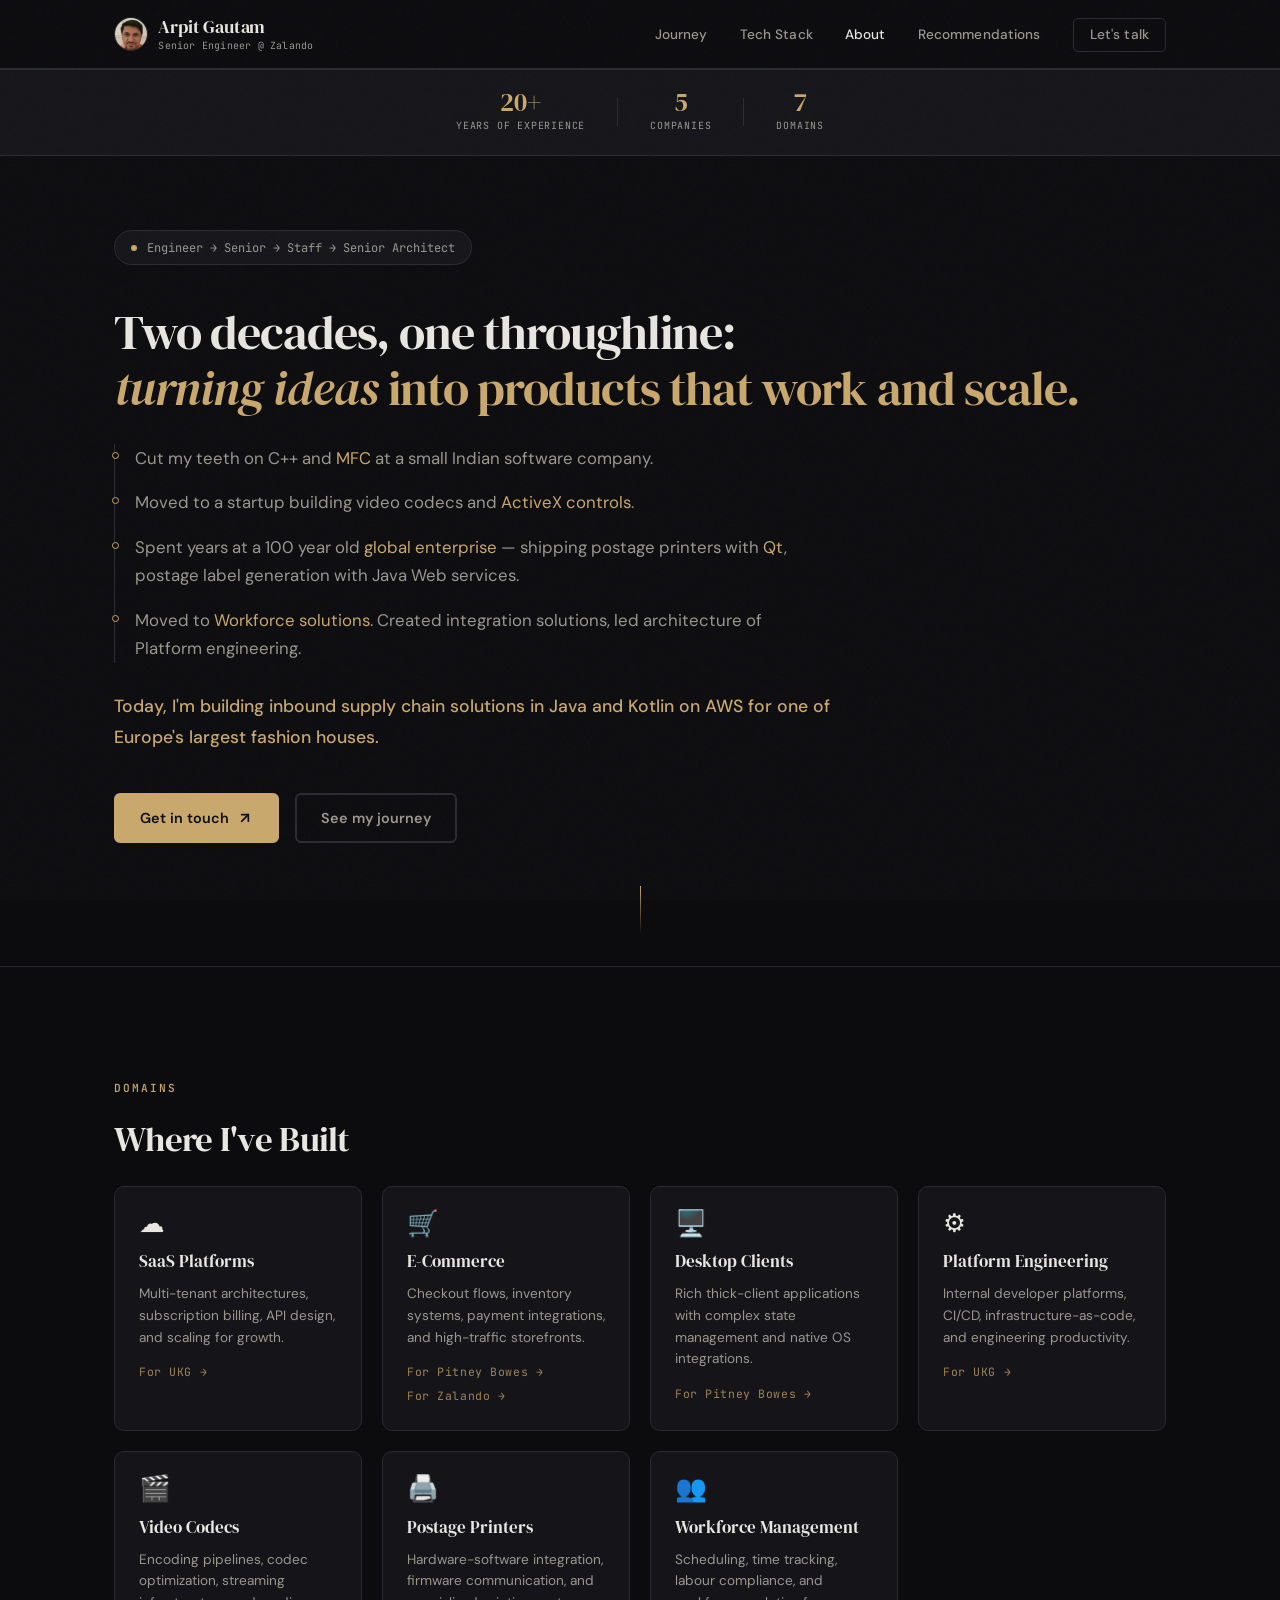
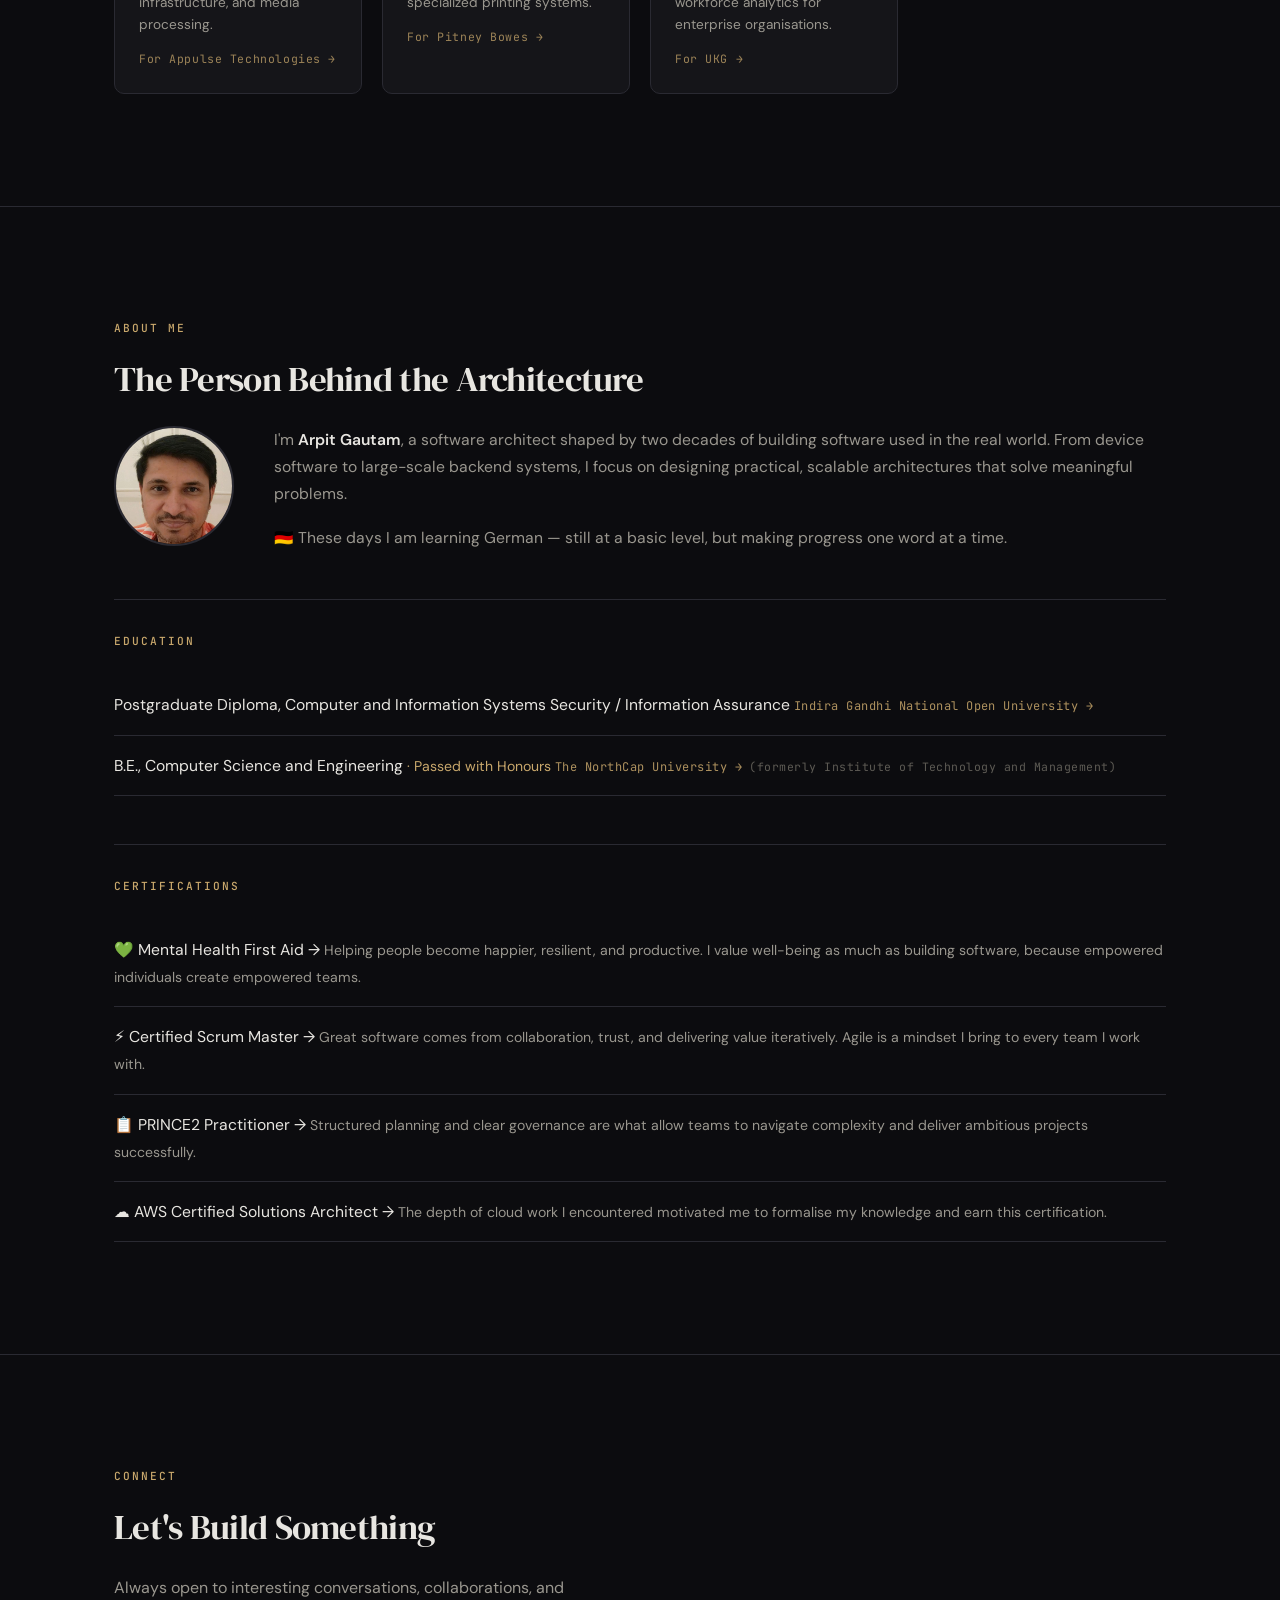
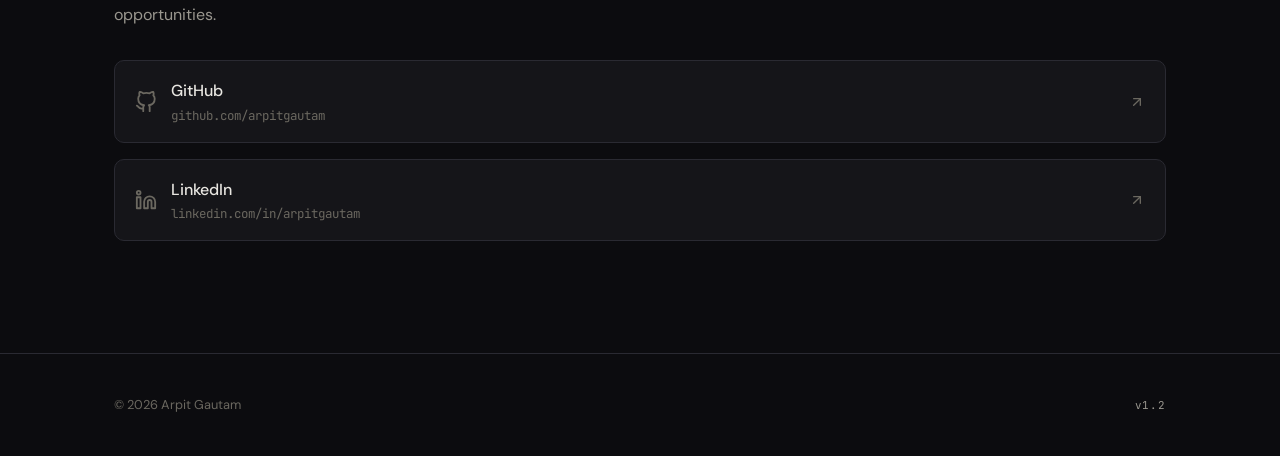
<file: index.html>
<!DOCTYPE html>
<html lang="en">
<head>
  <meta charset="UTF-8" />
  <meta name="viewport" content="width=device-width, initial-scale=1.0" />
  <link rel="icon" type="image/svg+xml" href="favicon.svg" />

  <title>Arpit Gautam — Software Architect & Product Builder</title>
  <meta name="description" content="Two decades of turning ideas into shipped products. SaaS, e-commerce, platform engineering, video codecs, and more. From first commit to C-suite architecture." />

  <!-- Open Graph -->
  <meta property="og:title" content="Arpit Gautam — Software Architect & Product Builder" />
  <meta property="og:description" content="20 years of designing systems, aligning stakeholders, and shipping products across SaaS, e-commerce, platform engineering, and beyond." />
  <meta property="og:type" content="website" />
  <meta property="og:url" content="https://arpitgautam.github.io/" />

  <!-- Fonts -->
  <link rel="preconnect" href="https://fonts.googleapis.com" />
  <link rel="preconnect" href="https://fonts.gstatic.com" crossorigin />
  <link
    href="https://fonts.googleapis.com/css2?family=DM+Serif+Display:ital@0;1&family=DM+Sans:ital,opsz,wght@0,9..40,300..700;1,9..40,300..700&family=JetBrains+Mono:wght@400;500&display=swap"
    rel="stylesheet"
  />

  <link rel="stylesheet" href="style.css?v=1.2" />
</head>
<body>

  <!-- ── Grain overlay for texture ───────────────────────── -->
  <div class="grain" aria-hidden="true"></div>

  <!-- ── Navigation ──────────────────────────────────────── -->
  <nav aria-label="Site navigation">
    <div class="nav-inner">
      <a href="#" class="nav-logo">
        <img src="profilePic.jpeg" alt="Arpit Gautam" class="nav-avatar" />
        <span class="nav-logo-text">
          <span class="nav-logo-name">Arpit Gautam</span>
          <span class="nav-logo-role">Senior Engineer @ Zalando</span>
        </span>
      </a>
      <ul class="nav-links">
        <li><a href="journey.html">Journey</a></li>
        <li><a href="tech.html">Tech Stack</a></li>
        <li><a href="#about">About</a></li>
        <li><a href="https://www.linkedin.com/in/arpitgautam/details/recommendations/?detailScreenTabIndex=0" target="_blank" rel="noopener noreferrer">Recommendations</a></li>
        <li><a href="#contact" class="nav-cta">Let's talk</a></li>
      </ul>
    </div>
  </nav>

  <!-- ── Stats Bar ─────────────────────────────────────── -->
  <section class="stats-bar">
    <div class="container stats-inner">
      <div class="stat-item">
        <span class="stat-number">20+</span>
        <span class="stat-label">Years of Experience</span>
      </div>
      <div class="stat-divider" aria-hidden="true"></div>
      <div class="stat-item">
        <span class="stat-number">5</span>
        <span class="stat-label">Companies</span>
      </div>
      <div class="stat-divider" aria-hidden="true"></div>
      <div class="stat-item">
        <span class="stat-number">7</span>
        <span class="stat-label">Domains</span>
      </div>
    </div>
  </section>

  <main>

    <!-- ── Hero ──────────────────────────────────────────── -->
    <section id="hero">
      <div class="container">
        <div class="hero-badge">
          <span class="badge-dot"></span>
          <span>Engineer → Senior → Staff → Senior Architect</span>
        </div>
        <h1 class="hero-name">
          <span class="hero-line hero-line-1">Two decades, one throughline:</span>
          <span class="hero-line hero-line-3"><em>turning ideas</em> into products that work and scale<span class="hero-period">.</span></span>
        </h1>
        <ul class="hero-tagline">
          <li class="tagline-point" style="animation-delay: 0.9s;">Cut my teeth on C++ and <a href="https://learn.microsoft.com/en-us/cpp/mfc/reference/mfc-classes?view=msvc-170" target="_blank" rel="noopener noreferrer">MFC</a> at a small Indian software company.</li>
          <li class="tagline-point" style="animation-delay: 1.8s;">Moved to a startup building video codecs and <a href="https://learn.microsoft.com/en-us/cpp/mfc/mfc-activex-controls?view=msvc-170" target="_blank" rel="noopener noreferrer">ActiveX controls</a>.</li>
          <li class="tagline-point" style="animation-delay: 2.7s;">Spent years at a 100 year old <a href="https://www.pitneybowes.com/in" target="_blank" rel="noopener noreferrer">global enterprise</a> — shipping postage printers with <a href="https://www.qt.io/" target="_blank" rel="noopener noreferrer">Qt</a>, postage label generation with Java Web services.</li>
          <li class="tagline-point" style="animation-delay: 3.6s;">Moved to <a href="https://www.ukg.com/" target="_blank" rel="noopener noreferrer">Workforce solutions</a>. Created integration solutions, led architecture of Platform engineering.</li>
        </ul>
        <p class="hero-tagline-coda tagline-point" style="animation-delay: 4.5s;">Today, I'm building inbound supply chain solutions in Java and Kotlin on AWS for one of Europe's largest fashion houses.</p>
        <div class="hero-actions">
          <a href="#contact" class="btn btn-primary">
            Get in touch
            <svg width="16" height="16" viewBox="0 0 24 24" fill="none" stroke="currentColor" stroke-width="2.5" stroke-linecap="round" stroke-linejoin="round"><line x1="7" y1="17" x2="17" y2="7"/><polyline points="7 7 17 7 17 17"/></svg>
          </a>
          <a href="journey.html" class="btn btn-ghost">See my journey</a>
        </div>
      </div>
      <div class="hero-scroll-hint" aria-hidden="true">
        <div class="scroll-line"></div>
      </div>
    </section>

    <!-- ── Domains ───────────────────────────────────────── -->
    <section id="domains">
      <div class="container">
        <p class="section-label">Domains</p>
        <h2 class="section-title">Where I've Built</h2>
        <div class="domain-grid">
          <div class="domain-card">
            <div class="domain-icon">☁️</div>
            <h3>SaaS Platforms</h3>
            <p>Multi-tenant architectures, subscription billing, API design, and scaling for growth.</p>
            <div class="domain-orgs">
              <a href="https://www.ukg.com/" target="_blank" rel="noopener noreferrer" class="domain-org">For UKG →</a>
            </div>
          </div>
          <div class="domain-card">
            <div class="domain-icon">🛒</div>
            <h3>E-Commerce</h3>
            <p>Checkout flows, inventory systems, payment integrations, and high-traffic storefronts.</p>
            <div class="domain-orgs">
              <a href="https://www.pitneybowes.com/us" target="_blank" rel="noopener noreferrer" class="domain-org">For Pitney Bowes →</a>
              <a href="https://en.zalando.de/men-home/" target="_blank" rel="noopener noreferrer" class="domain-org">For Zalando →</a>
            </div>
          </div>
          <div class="domain-card">
            <div class="domain-icon">🖥️</div>
            <h3>Desktop Clients</h3>
            <p>Rich thick-client applications with complex state management and native OS integrations.</p>
            <div class="domain-orgs">
              <a href="https://www.pitneybowes.com/us" target="_blank" rel="noopener noreferrer" class="domain-org">For Pitney Bowes →</a>
            </div>
          </div>
          <div class="domain-card">
            <div class="domain-icon">⚙️</div>
            <h3>Platform Engineering</h3>
            <p>Internal developer platforms, CI/CD, infrastructure-as-code, and engineering productivity.</p>
            <div class="domain-orgs">
              <a href="https://www.ukg.com/" target="_blank" rel="noopener noreferrer" class="domain-org">For UKG →</a>
            </div>
          </div>
          <div class="domain-card">
            <div class="domain-icon">🎬</div>
            <h3>Video Codecs</h3>
            <p>Encoding pipelines, codec optimization, streaming infrastructure, and media processing.</p>
            <div class="domain-orgs">
              <a href="https://www.linkedin.com/company/appulse-technologies/" target="_blank" rel="noopener noreferrer" class="domain-org">For Appulse Technologies →</a>
            </div>
          </div>
          <div class="domain-card">
            <div class="domain-icon">🖨️</div>
            <h3>Postage Printers</h3>
            <p>Hardware-software integration, firmware communication, and specialized printing systems.</p>
            <div class="domain-orgs">
              <a href="https://www.pitneybowes.com/us" target="_blank" rel="noopener noreferrer" class="domain-org">For Pitney Bowes →</a>
            </div>
          </div>
          <div class="domain-card">
            <div class="domain-icon">👥</div>
            <h3>Workforce Management</h3>
            <p>Scheduling, time tracking, labour compliance, and workforce analytics for enterprise organisations.</p>
            <div class="domain-orgs">
              <a href="https://www.ukg.com/" target="_blank" rel="noopener noreferrer" class="domain-org">For UKG →</a>
            </div>
          </div>
        </div>
      </div>
    </section>

    <!-- ── About ─────────────────────────────────────────── -->
    <section id="about">
      <div class="container">
        <p class="section-label">About me</p>
        <h2 class="section-title">The Person Behind the Architecture</h2>
        <div class="about-grid">

          <img src="profilePic.jpeg" alt="Arpit Gautam" class="about-photo" />

          <div class="about-text">
            <p>
              I'm <strong>Arpit Gautam</strong>, a software architect shaped by two decades of building software used in the real world. From device software to large-scale backend systems, I focus on designing practical, scalable architectures that solve meaningful problems.
            </p>
            <p>
              🇩🇪 These days I am learning German — still at a basic level, but making progress one word at a time.
            </p>
          </div>

        </div>

        <div class="about-education">
          <p class="section-label" style="margin-bottom: 1.5rem;">Education</p>
          <div class="edu-item">
            <div class="edu-meta">
              <span class="edu-degree">Postgraduate Diploma, Computer and Information Systems Security / Information Assurance</span>
              <a href="https://www.ignou.ac.in/schools/programme/PGDIS" target="_blank" rel="noopener noreferrer" class="edu-school">Indira Gandhi National Open University →</a>
            </div>
          </div>
          <div class="edu-item">
            <div class="edu-meta">
              <span class="edu-degree">B.E., Computer Science and Engineering <span class="edu-honours">· Passed with Honours</span></span>
              <a href="https://www.ncuindia.edu/" target="_blank" rel="noopener noreferrer" class="edu-school">The NorthCap University → <span class="edu-formerly">(formerly Institute of Technology and Management)</span></a>
            </div>
          </div>
        </div>

        <div class="about-education">
          <p class="section-label" style="margin-bottom: 1.5rem;">Certifications</p>
          <div class="edu-item">
            <div class="edu-meta">
              <a href="https://www.mhfa-ersthelfer.de/de/" target="_blank" rel="noopener noreferrer" class="edu-degree cert-link">💚 Mental Health First Aid →</a>
              <span class="cert-why">Helping people become happier, resilient, and productive. I value well-being as much as building software, because empowered individuals create empowered teams.</span>
            </div>
          </div>
          <div class="edu-item">
            <div class="edu-meta">
              <a href="https://www.scrumalliance.org/get-certified/scrum-master-track/certified-scrummaster" target="_blank" rel="noopener noreferrer" class="edu-degree cert-link">⚡ Certified Scrum Master →</a>
              <span class="cert-why">Great software comes from collaboration, trust, and delivering value iteratively. Agile is a mindset I bring to every team I work with.</span>
            </div>
          </div>
          <div class="edu-item">
            <div class="edu-meta">
              <a href="https://www.prince2.com/eur/training/prince2/practitioner" target="_blank" rel="noopener noreferrer" class="edu-degree cert-link">📋 PRINCE2 Practitioner →</a>
              <span class="cert-why">Structured planning and clear governance are what allow teams to navigate complexity and deliver ambitious projects successfully.</span>
            </div>
          </div>
          <div class="edu-item">
            <div class="edu-meta">
              <a href="https://aws.amazon.com/de/certification/certified-solutions-architect-associate/" target="_blank" rel="noopener noreferrer" class="edu-degree cert-link">☁️ AWS Certified Solutions Architect →</a>
              <span class="cert-why">The depth of cloud work I encountered motivated me to formalise my knowledge and earn this certification.</span>
            </div>
          </div>
        </div>

      </div>
    </section>

    <!-- ── Contact ───────────────────────────────────────── -->
    <section id="contact">
      <div class="container">
        <p class="section-label">Connect</p>
        <h2 class="section-title">Let's Build Something</h2>
        <p class="contact-intro">
          Always open to interesting conversations, collaborations, and opportunities.
        </p>

        <div class="contact-links">
          <a
            href="https://github.com/arpitgautam"
            target="_blank"
            rel="noopener noreferrer"
            class="contact-link"
          >
            <svg xmlns="http://www.w3.org/2000/svg" width="22" height="22" viewBox="0 0 24 24" fill="none" stroke="currentColor" stroke-width="2" stroke-linecap="round" stroke-linejoin="round" aria-hidden="true">
              <path d="M9 19c-5 1.5-5-2.5-7-3m14 6v-3.87a3.37 3.37 0 0 0-.94-2.61c3.14-.35 6.44-1.54 6.44-7A5.44 5.44 0 0 0 20 4.77 5.07 5.07 0 0 0 19.91 1S18.73.65 16 2.48a13.38 13.38 0 0 0-7 0C6.27.65 5.09 1 5.09 1A5.07 5.07 0 0 0 5 4.77a5.44 5.44 0 0 0-1.5 3.78c0 5.42 3.3 6.61 6.44 7A3.37 3.37 0 0 0 9 18.13V22"/>
            </svg>
            <span class="contact-link-label">
              GitHub
              <span class="contact-link-sub">github.com/arpitgautam</span>
            </span>
            <svg xmlns="http://www.w3.org/2000/svg" width="16" height="16" viewBox="0 0 24 24" fill="none" stroke="currentColor" stroke-width="2" stroke-linecap="round" stroke-linejoin="round" aria-hidden="true" class="arrow-icon">
              <line x1="7" y1="17" x2="17" y2="7"/><polyline points="7 7 17 7 17 17"/>
            </svg>
          </a>

          <a
            href="https://linkedin.com/in/arpitgautam"
            target="_blank"
            rel="noopener noreferrer"
            class="contact-link"
          >
            <svg xmlns="http://www.w3.org/2000/svg" width="22" height="22" viewBox="0 0 24 24" fill="none" stroke="currentColor" stroke-width="2" stroke-linecap="round" stroke-linejoin="round" aria-hidden="true">
              <path d="M16 8a6 6 0 0 1 6 6v7h-4v-7a2 2 0 0 0-2-2 2 2 0 0 0-2 2v7h-4v-7a6 6 0 0 1 6-6z"/>
              <rect x="2" y="9" width="4" height="12"/>
              <circle cx="4" cy="4" r="2"/>
            </svg>
            <span class="contact-link-label">
              LinkedIn
              <span class="contact-link-sub">linkedin.com/in/arpitgautam</span>
            </span>
            <svg xmlns="http://www.w3.org/2000/svg" width="16" height="16" viewBox="0 0 24 24" fill="none" stroke="currentColor" stroke-width="2" stroke-linecap="round" stroke-linejoin="round" aria-hidden="true" class="arrow-icon">
              <line x1="7" y1="17" x2="17" y2="7"/><polyline points="7 7 17 7 17 17"/>
            </svg>
          </a>
        </div>
      </div>
    </section>

  </main>

  <!-- ── Footer ──────────────────────────────────────────── -->
  <footer>
    <div class="container footer-inner">
      <p>© 2026 Arpit Gautam</p>
      <p class="footer-version">v1.2</p>
    </div>
  </footer>

  <!-- ── Scroll animations (lightweight, no library) ─────── -->
  <script>
    const observer = new IntersectionObserver(
      (entries) => {
        entries.forEach((entry) => {
          if (entry.isIntersecting) {
            entry.target.classList.add('in-view');
            observer.unobserve(entry.target);
          }
        });
      },
      { threshold: 0.12, rootMargin: '0px 0px -40px 0px' }
    );

    document.querySelectorAll(
      '.timeline-item, .domain-card, .about-grid, .contact-link, .section-title, .section-intro'
    ).forEach((el) => observer.observe(el));

    // Active nav highlight
    const sections = document.querySelectorAll('section[id]');
    const navLinks = document.querySelectorAll('.nav-links a');
    window.addEventListener('scroll', () => {
      const scrollY = window.scrollY + 120;
      sections.forEach((sec) => {
        const top = sec.offsetTop;
        const height = sec.offsetHeight;
        const id = sec.getAttribute('id');
        if (scrollY >= top && scrollY < top + height) {
          navLinks.forEach((link) => {
            link.classList.remove('active');
            if (link.getAttribute('href') === `#${id}`) {
              link.classList.add('active');
            }
          });
        }
      });
    });
  </script>

</body>
</html>
</file>
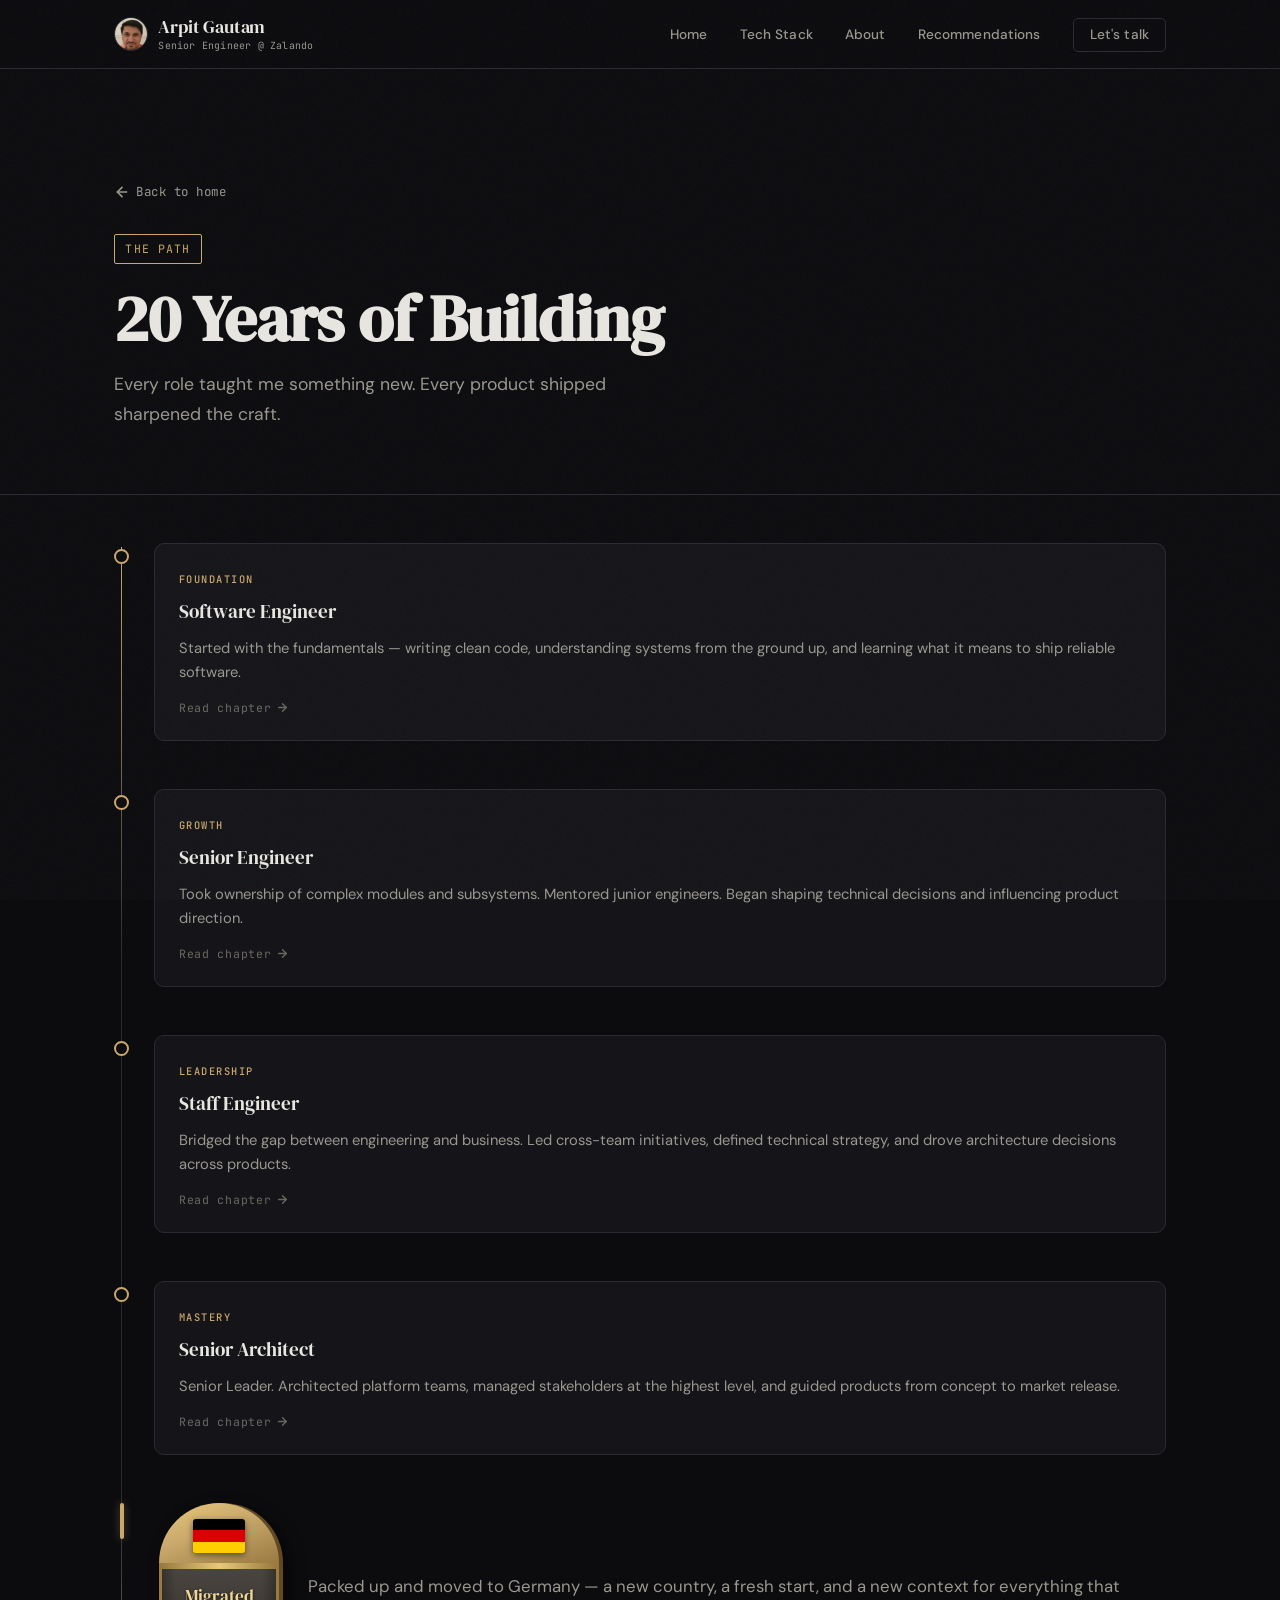
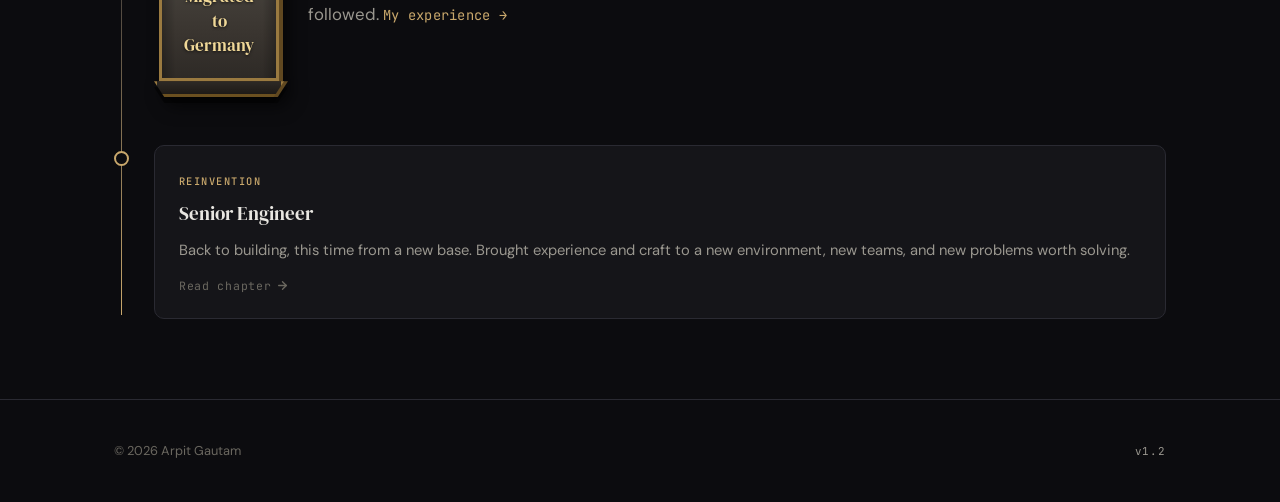
<file: journey.html>
<!DOCTYPE html>
<html lang="en">
<head>
  <meta charset="UTF-8" />
  <meta name="viewport" content="width=device-width, initial-scale=1.0" />
  <link rel="icon" type="image/svg+xml" href="favicon.svg" />
  <title>The Journey · Arpit Gautam</title>

  <link rel="preconnect" href="https://fonts.googleapis.com" />
  <link rel="preconnect" href="https://fonts.gstatic.com" crossorigin />
  <link
    href="https://fonts.googleapis.com/css2?family=DM+Serif+Display:ital@0;1&family=DM+Sans:ital,opsz,wght@0,9..40,300..700;1,9..40,300..700&family=JetBrains+Mono:wght@400;500&display=swap"
    rel="stylesheet"
  />
  <link rel="stylesheet" href="style.css?v=1.2" />
  <link rel="stylesheet" href="chapter.css?v=1.2" />
</head>
<body>

  <div class="grain" aria-hidden="true"></div>

  <nav aria-label="Site navigation">
    <div class="nav-inner">
      <a href="index.html" class="nav-logo">
        <img src="profilePic.jpeg" alt="Arpit Gautam" class="nav-avatar" />
        <span class="nav-logo-text">
          <span class="nav-logo-name">Arpit Gautam</span>
          <span class="nav-logo-role">Senior Engineer @ Zalando</span>
        </span>
      </a>
      <ul class="nav-links">
        <li><a href="index.html">Home</a></li>
        <li><a href="tech.html">Tech Stack</a></li>
        <li><a href="index.html#about">About</a></li>
        <li><a href="https://www.linkedin.com/in/arpitgautam/details/recommendations/?detailScreenTabIndex=0" target="_blank" rel="noopener noreferrer">Recommendations</a></li>
        <li><a href="index.html#contact" class="nav-cta">Let's talk</a></li>
      </ul>
    </div>
  </nav>

  <main>

    <section class="chapter-hero">
      <div class="container">
        <a href="index.html" class="chapter-back">
          <svg width="16" height="16" viewBox="0 0 24 24" fill="none" stroke="currentColor" stroke-width="2.5" stroke-linecap="round" stroke-linejoin="round"><line x1="19" y1="12" x2="5" y2="12"/><polyline points="12 19 5 12 12 5"/></svg>
          Back to home
        </a>
        <span class="chapter-tag">The path</span>
        <h1 class="chapter-title">20 Years of Building</h1>
        <p class="chapter-subtitle">Every role taught me something new. Every product shipped sharpened the craft.</p>
      </div>
    </section>

    <section style="padding: 3rem 0 5rem; border-top: 1px solid var(--color-border);">
      <div class="container">
        <div class="timeline">
          <div class="timeline-item">
            <div class="timeline-marker"></div>
            <a href="software-engineer.html" class="timeline-content timeline-content--link">
              <span class="timeline-tag">Foundation</span>
              <h3>Software Engineer</h3>
              <p>Started with the fundamentals — writing clean code, understanding systems from the ground up, and learning what it means to ship reliable software.</p>
              <span class="timeline-read-more">Read chapter <svg width="13" height="13" viewBox="0 0 24 24" fill="none" stroke="currentColor" stroke-width="2.5" stroke-linecap="round" stroke-linejoin="round"><line x1="5" y1="12" x2="19" y2="12"/><polyline points="12 5 19 12 12 19"/></svg></span>
            </a>
          </div>

          <div class="timeline-item">
            <div class="timeline-marker"></div>
            <a href="senior-engineer.html" class="timeline-content timeline-content--link">
              <span class="timeline-tag">Growth</span>
              <h3>Senior Engineer</h3>
              <p>Took ownership of complex modules and subsystems. Mentored junior engineers. Began shaping technical decisions and influencing product direction.</p>
              <span class="timeline-read-more">Read chapter <svg width="13" height="13" viewBox="0 0 24 24" fill="none" stroke="currentColor" stroke-width="2.5" stroke-linecap="round" stroke-linejoin="round"><line x1="5" y1="12" x2="19" y2="12"/><polyline points="12 5 19 12 12 19"/></svg></span>
            </a>
          </div>

          <div class="timeline-item">
            <div class="timeline-marker"></div>
            <a href="staff-engineer.html" class="timeline-content timeline-content--link">
              <span class="timeline-tag">Leadership</span>
              <h3>Staff Engineer</h3>
              <p>Bridged the gap between engineering and business. Led cross-team initiatives, defined technical strategy, and drove architecture decisions across products.</p>
              <span class="timeline-read-more">Read chapter <svg width="13" height="13" viewBox="0 0 24 24" fill="none" stroke="currentColor" stroke-width="2.5" stroke-linecap="round" stroke-linejoin="round"><line x1="5" y1="12" x2="19" y2="12"/><polyline points="12 5 19 12 12 19"/></svg></span>
            </a>
          </div>

          <div class="timeline-item">
            <div class="timeline-marker"></div>
            <a href="senior-architect.html" class="timeline-content timeline-content--link">
              <span class="timeline-tag">Mastery</span>
              <h3>Senior Architect</h3>
              <p>Senior Leader. Architected platform teams, managed stakeholders at the highest level, and guided products from concept to market release.</p>
              <span class="timeline-read-more">Read chapter <svg width="13" height="13" viewBox="0 0 24 24" fill="none" stroke="currentColor" stroke-width="2.5" stroke-linecap="round" stroke-linejoin="round"><line x1="5" y1="12" x2="19" y2="12"/><polyline points="12 5 19 12 12 19"/></svg></span>
            </a>
          </div>

          <div class="timeline-item">
            <div class="timeline-marker timeline-marker--milestone"></div>
            <div class="timeline-milestone">
              <div class="milestone-stone">
                <div class="milestone-stone-cap">
                  <div class="milestone-flag">
                    <div class="flag-stripe flag-black"></div>
                    <div class="flag-stripe flag-red"></div>
                    <div class="flag-stripe flag-gold"></div>
                  </div>
                </div>
                <div class="milestone-stone-body">
                  <span>Migrated</span>
                  <span>to</span>
                  <span>Germany</span>
                </div>
                <div class="milestone-stone-foot"></div>
              </div>
              <p class="milestone-desc">Packed up and moved to Germany — a new country, a fresh start, and a new context for everything that followed. <a href="https://medium.com/@arpit.gautam_96869/migrating-from-india-to-germany-6c5b6daa8269" target="_blank" rel="noopener noreferrer" class="inline-link">My experience →</a></p>
            </div>
          </div>

          <div class="timeline-item">
            <div class="timeline-marker"></div>
            <a href="senior-engineer-de.html" class="timeline-content timeline-content--link">
              <span class="timeline-tag">Reinvention</span>
              <h3>Senior Engineer</h3>
              <p>Back to building, this time from a new base. Brought experience and craft to a new environment, new teams, and new problems worth solving.</p>
              <span class="timeline-read-more">Read chapter <svg width="13" height="13" viewBox="0 0 24 24" fill="none" stroke="currentColor" stroke-width="2.5" stroke-linecap="round" stroke-linejoin="round"><line x1="5" y1="12" x2="19" y2="12"/><polyline points="12 5 19 12 12 19"/></svg></span>
            </a>
          </div>
        </div>
      </div>
    </section>

  </main>

  <footer>
    <div class="container footer-inner">
      <p>© 2026 Arpit Gautam</p>
      <p class="footer-version">v1.2</p>
    </div>
  </footer>

  <script>
    document.querySelectorAll('.timeline-item, .section-title').forEach((el) => {
      el.style.opacity = '0';
      el.style.transform = 'translateY(16px)';
      el.style.transition = 'opacity 0.55s ease, transform 0.55s ease';
    });
    const observer = new IntersectionObserver((entries) => {
      entries.forEach((entry) => {
        if (entry.isIntersecting) {
          entry.target.classList.add('in-view');
          entry.target.style.opacity = '1';
          entry.target.style.transform = 'translateY(0)';
          observer.unobserve(entry.target);
        }
      });
    }, { threshold: 0.1 });
    document.querySelectorAll('.timeline-item').forEach((el) => observer.observe(el));
  </script>

</body>
</html>
</file>
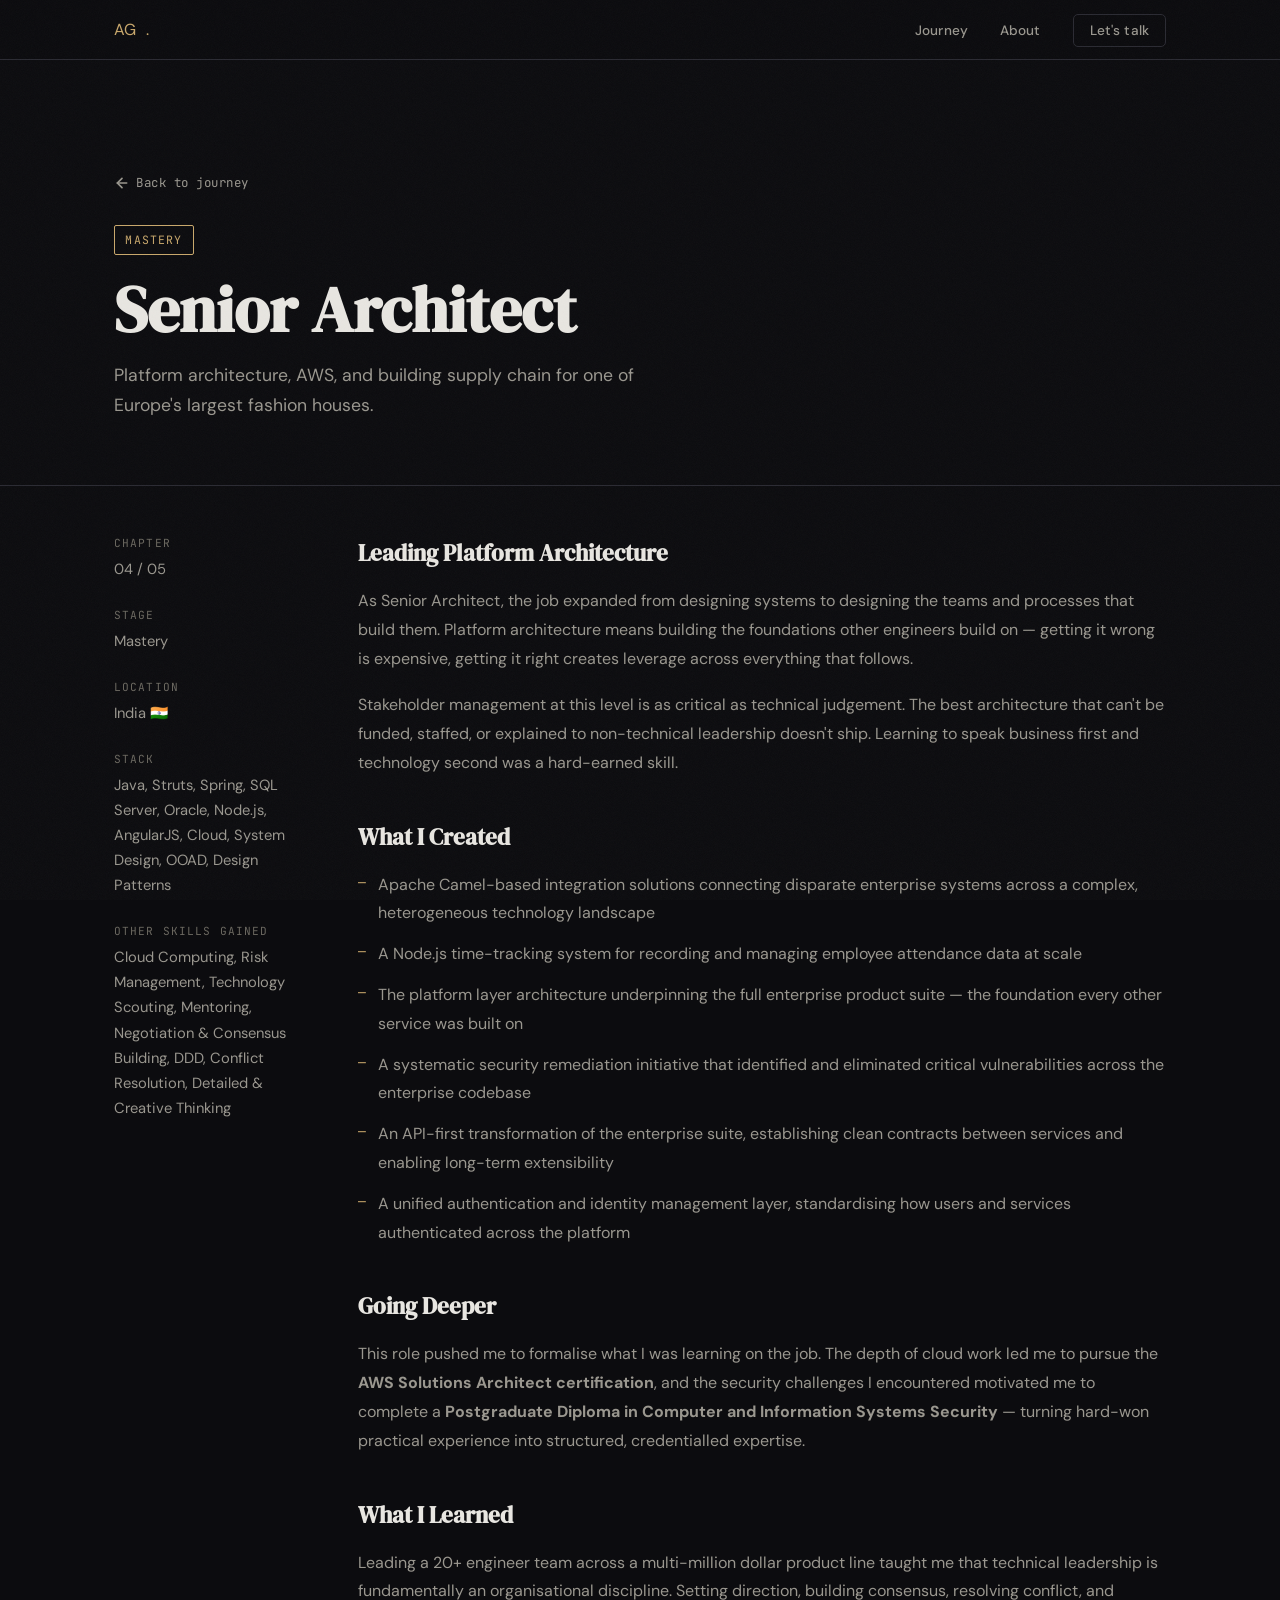
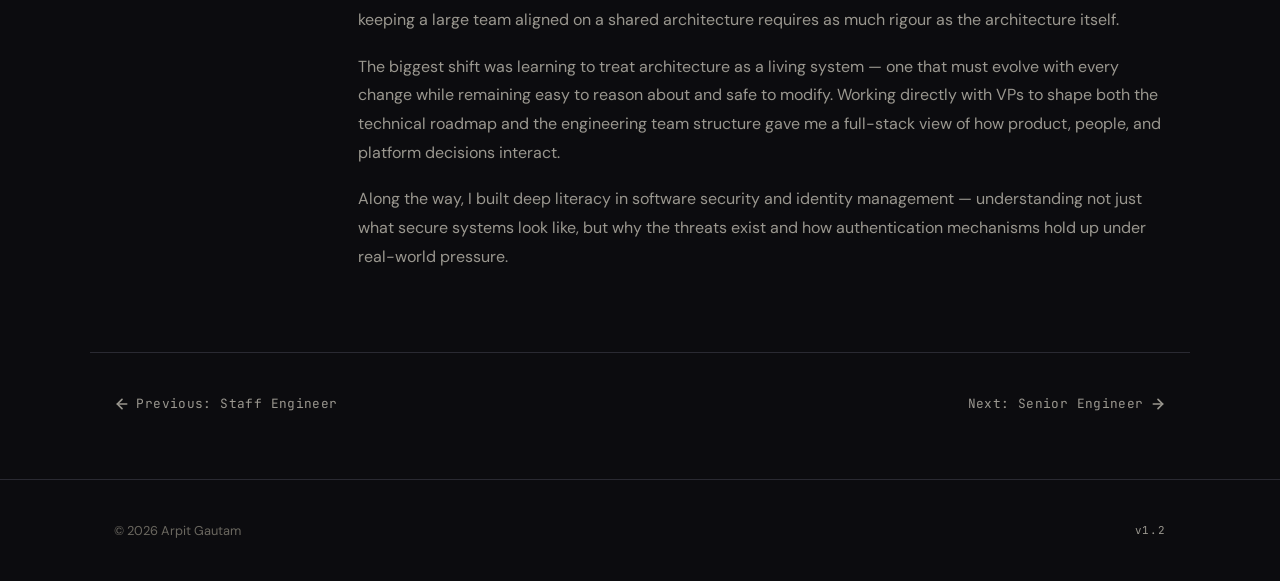
<file: senior-architect.html>
<!DOCTYPE html>
<html lang="en">
<head>
  <meta charset="UTF-8" />
  <meta name="viewport" content="width=device-width, initial-scale=1.0" />
  <link rel="icon" type="image/svg+xml" href="favicon.svg" />
  <title>Mastery — Senior Architect · Arpit Gautam</title>

  <link rel="preconnect" href="https://fonts.googleapis.com" />
  <link rel="preconnect" href="https://fonts.gstatic.com" crossorigin />
  <link
    href="https://fonts.googleapis.com/css2?family=DM+Serif+Display:ital@0;1&family=DM+Sans:ital,opsz,wght@0,9..40,300..700;1,9..40,300..700&family=JetBrains+Mono:wght@400;500&display=swap"
    rel="stylesheet"
  />
  <link rel="stylesheet" href="style.css?v=1.2" />
  <link rel="stylesheet" href="chapter.css?v=1.2" />
</head>
<body>

  <div class="grain" aria-hidden="true"></div>

  <nav aria-label="Site navigation">
    <div class="nav-inner">
      <a href="index.html" class="nav-logo">AG<span class="logo-dot">.</span></a>
      <ul class="nav-links">
        <li><a href="journey.html">Journey</a></li>
        <li><a href="index.html#about">About</a></li>
        <li><a href="index.html#contact" class="nav-cta">Let's talk</a></li>
      </ul>
    </div>
  </nav>

  <main>

    <section class="chapter-hero">
      <div class="container">
        <a href="journey.html" class="chapter-back">
          <svg width="16" height="16" viewBox="0 0 24 24" fill="none" stroke="currentColor" stroke-width="2.5" stroke-linecap="round" stroke-linejoin="round"><line x1="19" y1="12" x2="5" y2="12"/><polyline points="12 19 5 12 12 5"/></svg>
          Back to journey
        </a>
        <span class="chapter-tag">Mastery</span>
        <h1 class="chapter-title">Senior Architect</h1>
        <p class="chapter-subtitle">Platform architecture, AWS, and building supply chain for one of Europe's largest fashion houses.</p>
      </div>
    </section>

    <section class="chapter-body">
      <div class="container chapter-grid">

        <aside class="chapter-meta">
          <div class="meta-block">
            <span class="meta-label">Chapter</span>
            <span class="meta-value">04 / 05</span>
          </div>
          <div class="meta-block">
            <span class="meta-label">Stage</span>
            <span class="meta-value">Mastery</span>
          </div>
          <div class="meta-block">
            <span class="meta-label">Location</span>
            <span class="meta-value">India 🇮🇳</span>
          </div>
          <div class="meta-block">
            <span class="meta-label">Stack</span>
            <span class="meta-value">Java, Struts, Spring, SQL Server, Oracle, Node.js, AngularJS, Cloud, System Design, OOAD, Design Patterns</span>
          </div>
          <div class="meta-block">
            <span class="meta-label">Other Skills Gained</span>
            <span class="meta-value">Cloud Computing, Risk Management, Technology Scouting, Mentoring, Negotiation &amp; Consensus Building, DDD, Conflict Resolution, Detailed &amp; Creative Thinking</span>
          </div>
        </aside>

        <div class="chapter-content">
          <h2>Leading Platform Architecture</h2>
          <p>
            As Senior Architect, the job expanded from designing systems to designing the teams and processes that build them. Platform architecture means building the foundations other engineers build on — getting it wrong is expensive, getting it right creates leverage across everything that follows.
          </p>
          <p>
            Stakeholder management at this level is as critical as technical judgement. The best architecture that can't be funded, staffed, or explained to non-technical leadership doesn't ship. Learning to speak business first and technology second was a hard-earned skill.
          </p>

          <h2>What I Created</h2>
          <ul class="chapter-list">
            <li>Apache Camel-based integration solutions connecting disparate enterprise systems across a complex, heterogeneous technology landscape</li>
            <li>A Node.js time-tracking system for recording and managing employee attendance data at scale</li>
            <li>The platform layer architecture underpinning the full enterprise product suite — the foundation every other service was built on</li>
            <li>A systematic security remediation initiative that identified and eliminated critical vulnerabilities across the enterprise codebase</li>
            <li>An API-first transformation of the enterprise suite, establishing clean contracts between services and enabling long-term extensibility</li>
            <li>A unified authentication and identity management layer, standardising how users and services authenticated across the platform</li>
          </ul>

          <h2>Going Deeper</h2>
          <p>
            This role pushed me to formalise what I was learning on the job. The depth of cloud work led me to pursue the <strong>AWS Solutions Architect certification</strong>, and the security challenges I encountered motivated me to complete a <strong>Postgraduate Diploma in Computer and Information Systems Security</strong> — turning hard-won practical experience into structured, credentialled expertise.
          </p>

          <h2>What I Learned</h2>
          <p>
            Leading a 20+ engineer team across a multi-million dollar product line taught me that technical leadership is fundamentally an organisational discipline. Setting direction, building consensus, resolving conflict, and keeping a large team aligned on a shared architecture requires as much rigour as the architecture itself.
          </p>
          <p>
            The biggest shift was learning to treat architecture as a living system — one that must evolve with every change while remaining easy to reason about and safe to modify. Working directly with VPs to shape both the technical roadmap and the engineering team structure gave me a full-stack view of how product, people, and platform decisions interact.
          </p>
          <p>
            Along the way, I built deep literacy in software security and identity management — understanding not just what secure systems look like, but why the threats exist and how authentication mechanisms hold up under real-world pressure.
          </p>

        </div>

      </div>
    </section>

    <div class="chapter-nav container">
      <a href="staff-engineer.html" class="chapter-nav-prev">
        <svg width="16" height="16" viewBox="0 0 24 24" fill="none" stroke="currentColor" stroke-width="2.5" stroke-linecap="round" stroke-linejoin="round"><line x1="19" y1="12" x2="5" y2="12"/><polyline points="12 19 5 12 12 5"/></svg>
        Previous: Staff Engineer
      </a>
      <a href="senior-engineer-de.html" class="chapter-nav-next">
        Next: Senior Engineer
        <svg width="16" height="16" viewBox="0 0 24 24" fill="none" stroke="currentColor" stroke-width="2.5" stroke-linecap="round" stroke-linejoin="round"><line x1="5" y1="12" x2="19" y2="12"/><polyline points="12 5 19 12 12 19"/></svg>
      </a>
    </div>

  </main>

  <footer>
    <div class="container footer-inner">
      <p>© 2026 Arpit Gautam</p>
      <p class="footer-version">v1.2</p>
    </div>
  </footer>

  <script>
    document.querySelectorAll('.chapter-hero, .chapter-content h2, .chapter-content p').forEach((el) => {
      el.style.opacity = '0';
      el.style.transform = 'translateY(16px)';
      el.style.transition = 'opacity 0.55s ease, transform 0.55s ease';
    });
    requestAnimationFrame(() => {
      document.querySelectorAll('.chapter-hero, .chapter-content h2, .chapter-content p').forEach((el, i) => {
        setTimeout(() => {
          el.style.opacity = '1';
          el.style.transform = 'translateY(0)';
        }, i * 80);
      });
    });
  </script>

</body>
</html>
</file>
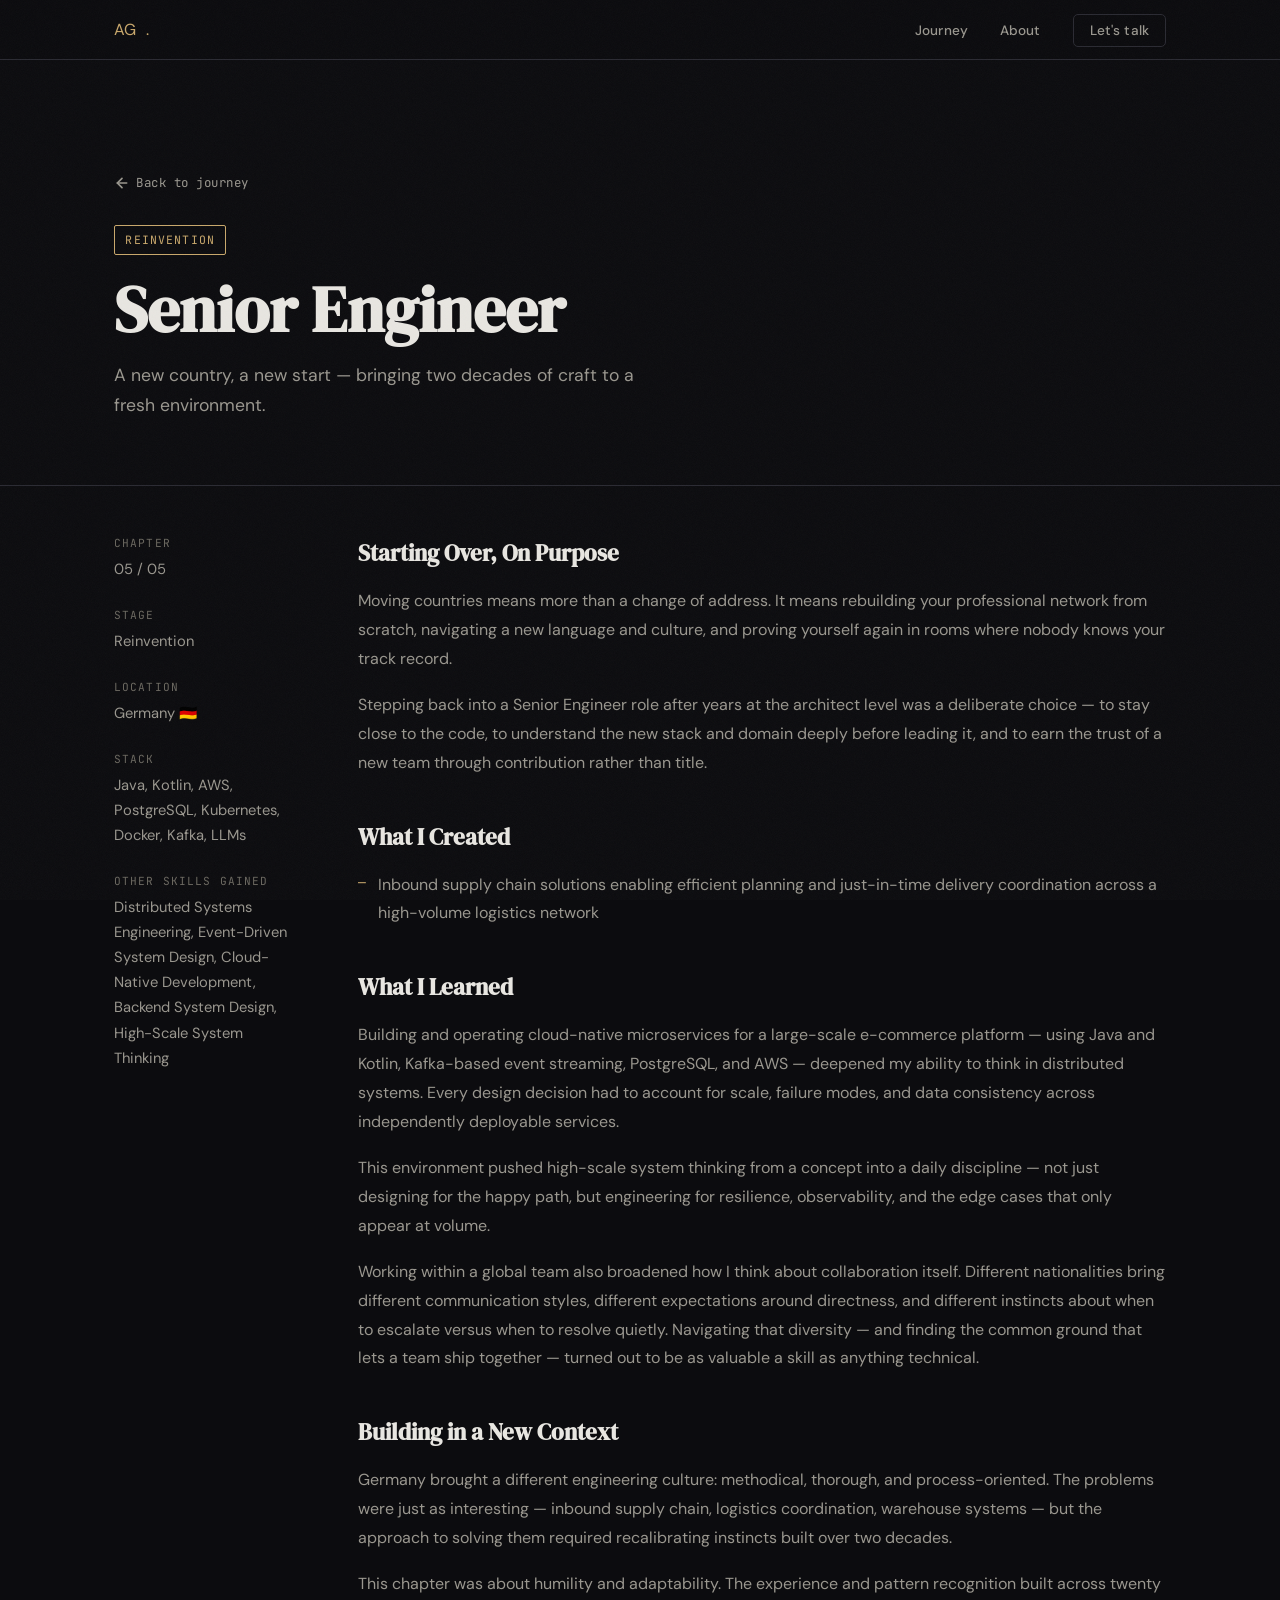
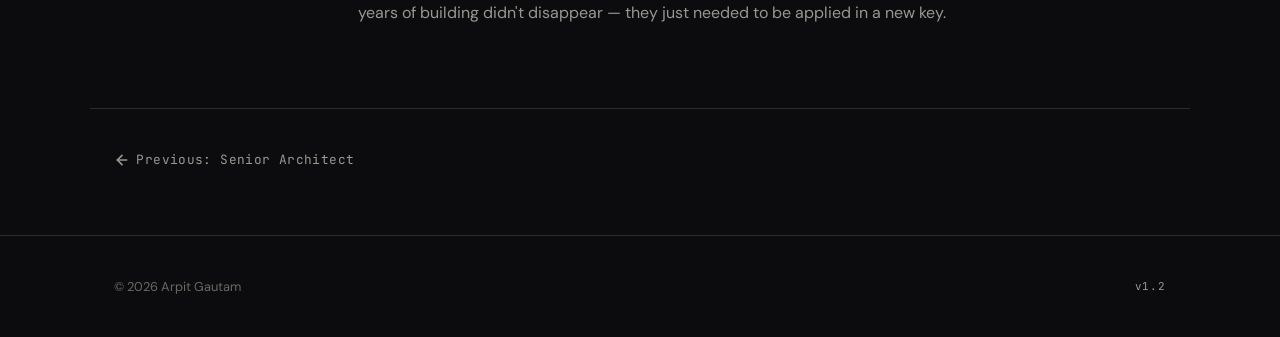
<file: senior-engineer-de.html>
<!DOCTYPE html>
<html lang="en">
<head>
  <meta charset="UTF-8" />
  <meta name="viewport" content="width=device-width, initial-scale=1.0" />
  <link rel="icon" type="image/svg+xml" href="favicon.svg" />
  <title>Reinvention — Senior Engineer · Arpit Gautam</title>

  <link rel="preconnect" href="https://fonts.googleapis.com" />
  <link rel="preconnect" href="https://fonts.gstatic.com" crossorigin />
  <link
    href="https://fonts.googleapis.com/css2?family=DM+Serif+Display:ital@0;1&family=DM+Sans:ital,opsz,wght@0,9..40,300..700;1,9..40,300..700&family=JetBrains+Mono:wght@400;500&display=swap"
    rel="stylesheet"
  />
  <link rel="stylesheet" href="style.css?v=1.2" />
  <link rel="stylesheet" href="chapter.css?v=1.2" />
</head>
<body>

  <div class="grain" aria-hidden="true"></div>

  <nav aria-label="Site navigation">
    <div class="nav-inner">
      <a href="index.html" class="nav-logo">AG<span class="logo-dot">.</span></a>
      <ul class="nav-links">
        <li><a href="journey.html">Journey</a></li>
        <li><a href="index.html#about">About</a></li>
        <li><a href="index.html#contact" class="nav-cta">Let's talk</a></li>
      </ul>
    </div>
  </nav>

  <main>

    <section class="chapter-hero">
      <div class="container">
        <a href="journey.html" class="chapter-back">
          <svg width="16" height="16" viewBox="0 0 24 24" fill="none" stroke="currentColor" stroke-width="2.5" stroke-linecap="round" stroke-linejoin="round"><line x1="19" y1="12" x2="5" y2="12"/><polyline points="12 19 5 12 12 5"/></svg>
          Back to journey
        </a>
        <span class="chapter-tag">Reinvention</span>
        <h1 class="chapter-title">Senior Engineer</h1>
        <p class="chapter-subtitle">A new country, a new start — bringing two decades of craft to a fresh environment.</p>
      </div>
    </section>

    <section class="chapter-body">
      <div class="container chapter-grid">

        <aside class="chapter-meta">
          <div class="meta-block">
            <span class="meta-label">Chapter</span>
            <span class="meta-value">05 / 05</span>
          </div>
          <div class="meta-block">
            <span class="meta-label">Stage</span>
            <span class="meta-value">Reinvention</span>
          </div>
          <div class="meta-block">
            <span class="meta-label">Location</span>
            <span class="meta-value">Germany 🇩🇪</span>
          </div>
          <div class="meta-block">
            <span class="meta-label">Stack</span>
            <span class="meta-value">Java, Kotlin, AWS, PostgreSQL, Kubernetes, Docker, Kafka, LLMs</span>
          </div>
          <div class="meta-block">
            <span class="meta-label">Other Skills Gained</span>
            <span class="meta-value">Distributed Systems Engineering, Event-Driven System Design, Cloud-Native Development, Backend System Design, High-Scale System Thinking</span>
          </div>
        </aside>

        <div class="chapter-content">
          <h2>Starting Over, On Purpose</h2>
          <p>
            Moving countries means more than a change of address. It means rebuilding your professional network from scratch, navigating a new language and culture, and proving yourself again in rooms where nobody knows your track record.
          </p>
          <p>
            Stepping back into a Senior Engineer role after years at the architect level was a deliberate choice — to stay close to the code, to understand the new stack and domain deeply before leading it, and to earn the trust of a new team through contribution rather than title.
          </p>

          <h2>What I Created</h2>
          <ul class="chapter-list">
            <li>Inbound supply chain solutions enabling efficient planning and just-in-time delivery coordination across a high-volume logistics network</li>
          </ul>

          <h2>What I Learned</h2>
          <p>
            Building and operating cloud-native microservices for a large-scale e-commerce platform — using Java and Kotlin, Kafka-based event streaming, PostgreSQL, and AWS — deepened my ability to think in distributed systems. Every design decision had to account for scale, failure modes, and data consistency across independently deployable services.
          </p>
          <p>
            This environment pushed high-scale system thinking from a concept into a daily discipline — not just designing for the happy path, but engineering for resilience, observability, and the edge cases that only appear at volume.
          </p>
          <p>
            Working within a global team also broadened how I think about collaboration itself. Different nationalities bring different communication styles, different expectations around directness, and different instincts about when to escalate versus when to resolve quietly. Navigating that diversity — and finding the common ground that lets a team ship together — turned out to be as valuable a skill as anything technical.
          </p>

          <h2>Building in a New Context</h2>
          <p>
            Germany brought a different engineering culture: methodical, thorough, and process-oriented. The problems were just as interesting — inbound supply chain, logistics coordination, warehouse systems — but the approach to solving them required recalibrating instincts built over two decades.
          </p>
          <p>
            This chapter was about humility and adaptability. The experience and pattern recognition built across twenty years of building didn't disappear — they just needed to be applied in a new key.
          </p>
        </div>

      </div>
    </section>

    <div class="chapter-nav container">
      <a href="senior-architect.html" class="chapter-nav-prev">
        <svg width="16" height="16" viewBox="0 0 24 24" fill="none" stroke="currentColor" stroke-width="2.5" stroke-linecap="round" stroke-linejoin="round"><line x1="19" y1="12" x2="5" y2="12"/><polyline points="12 19 5 12 12 5"/></svg>
        Previous: Senior Architect
      </a>
      <span class="chapter-nav-next"></span>
    </div>

  </main>

  <footer>
    <div class="container footer-inner">
      <p>© 2026 Arpit Gautam</p>
      <p class="footer-version">v1.2</p>
    </div>
  </footer>

  <script>
    document.querySelectorAll('.chapter-hero, .chapter-content h2, .chapter-content p').forEach((el) => {
      el.style.opacity = '0';
      el.style.transform = 'translateY(16px)';
      el.style.transition = 'opacity 0.55s ease, transform 0.55s ease';
    });
    requestAnimationFrame(() => {
      document.querySelectorAll('.chapter-hero, .chapter-content h2, .chapter-content p').forEach((el, i) => {
        setTimeout(() => {
          el.style.opacity = '1';
          el.style.transform = 'translateY(0)';
        }, i * 80);
      });
    });
  </script>

</body>
</html>
</file>
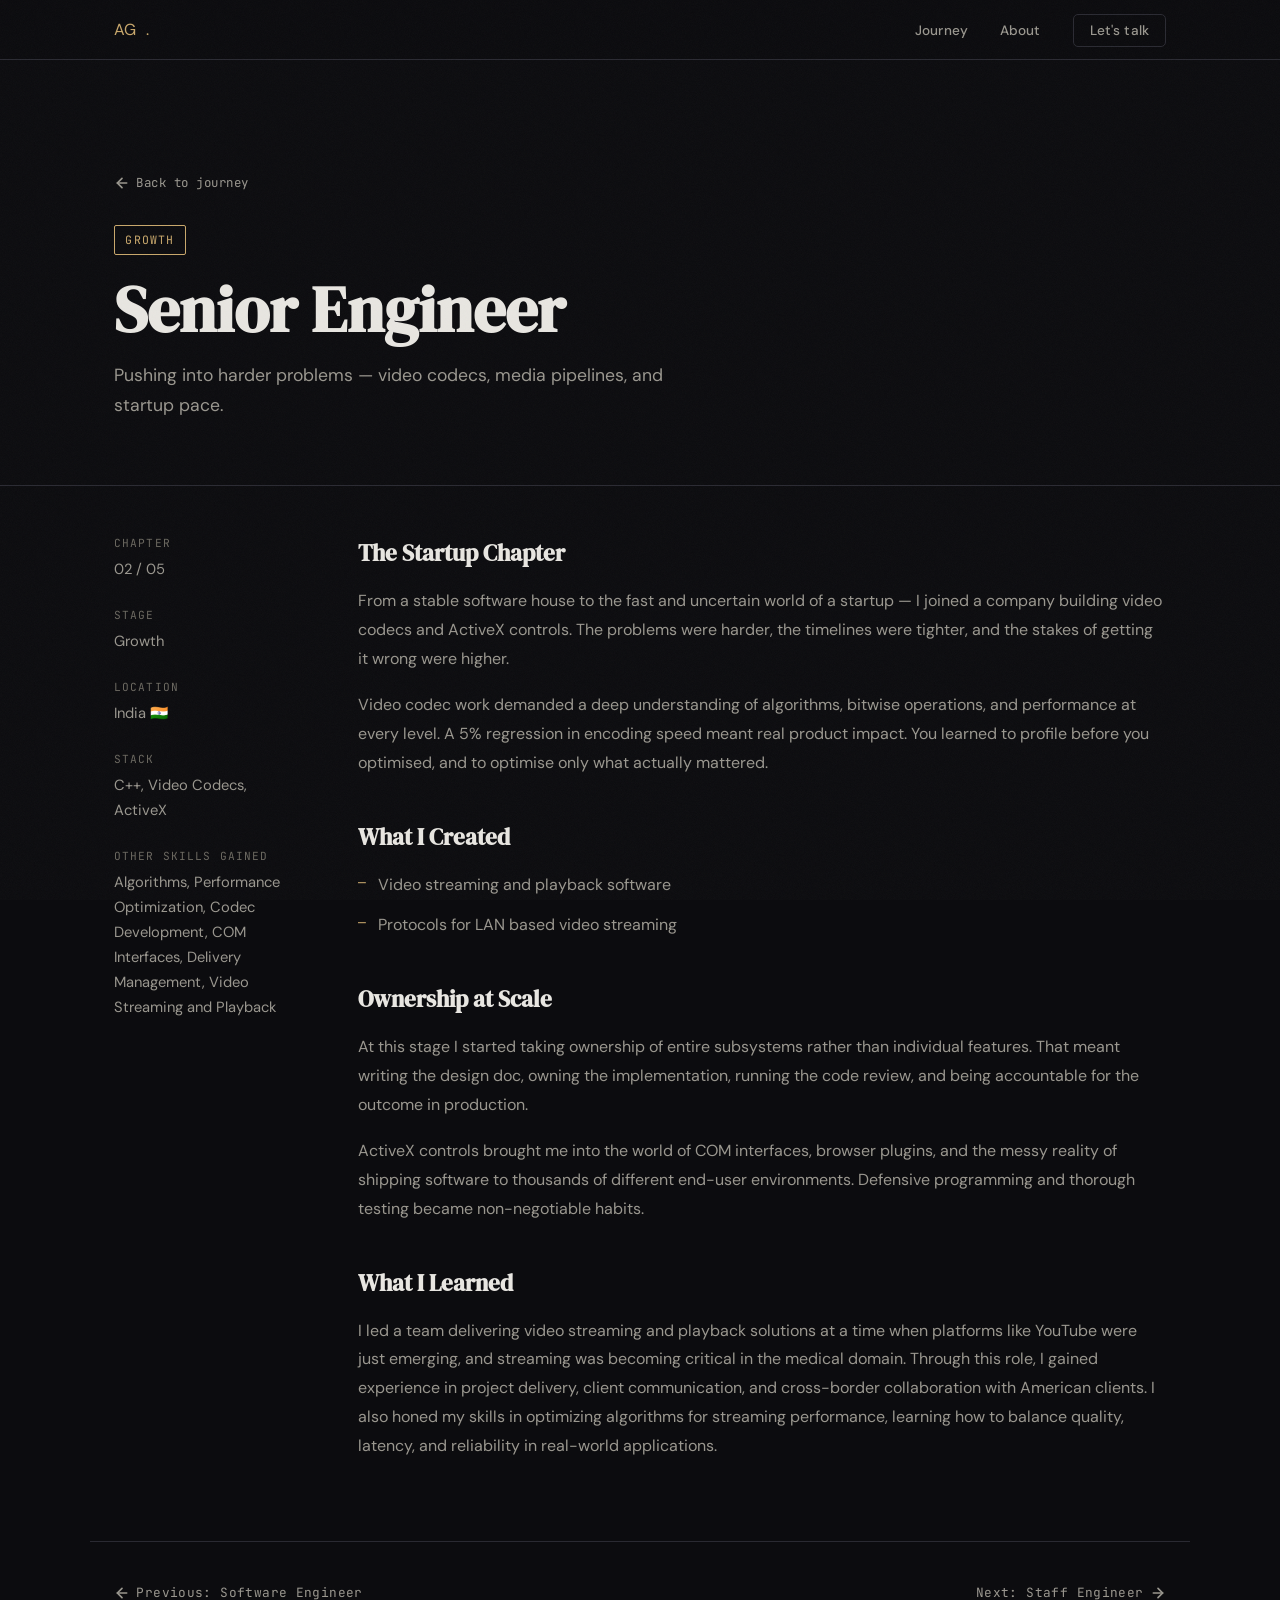
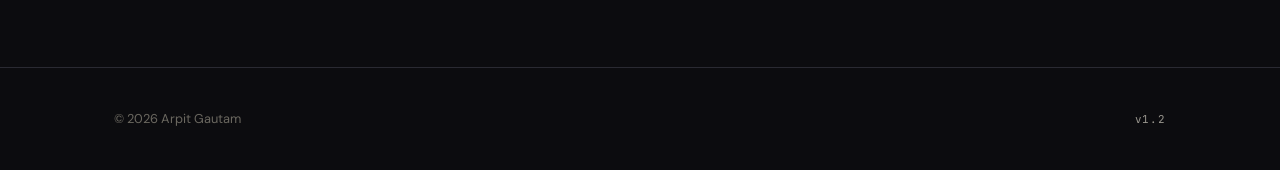
<file: senior-engineer.html>
<!DOCTYPE html>
<html lang="en">
<head>
  <meta charset="UTF-8" />
  <meta name="viewport" content="width=device-width, initial-scale=1.0" />
  <link rel="icon" type="image/svg+xml" href="favicon.svg" />
  <title>Growth — Senior Engineer · Arpit Gautam</title>

  <link rel="preconnect" href="https://fonts.googleapis.com" />
  <link rel="preconnect" href="https://fonts.gstatic.com" crossorigin />
  <link
    href="https://fonts.googleapis.com/css2?family=DM+Serif+Display:ital@0;1&family=DM+Sans:ital,opsz,wght@0,9..40,300..700;1,9..40,300..700&family=JetBrains+Mono:wght@400;500&display=swap"
    rel="stylesheet"
  />
  <link rel="stylesheet" href="style.css?v=1.2" />
  <link rel="stylesheet" href="chapter.css?v=1.2" />
</head>
<body>

  <div class="grain" aria-hidden="true"></div>

  <nav aria-label="Site navigation">
    <div class="nav-inner">
      <a href="index.html" class="nav-logo">AG<span class="logo-dot">.</span></a>
      <ul class="nav-links">
        <li><a href="journey.html">Journey</a></li>
        <li><a href="index.html#about">About</a></li>
        <li><a href="index.html#contact" class="nav-cta">Let's talk</a></li>
      </ul>
    </div>
  </nav>


  <main>

    <section class="chapter-hero">
      <div class="container">
        <a href="journey.html" class="chapter-back">
          <svg width="16" height="16" viewBox="0 0 24 24" fill="none" stroke="currentColor" stroke-width="2.5" stroke-linecap="round" stroke-linejoin="round"><line x1="19" y1="12" x2="5" y2="12"/><polyline points="12 19 5 12 12 5"/></svg>
          Back to journey
        </a>
        <span class="chapter-tag">Growth</span>
        <h1 class="chapter-title">Senior Engineer</h1>
        <p class="chapter-subtitle">Pushing into harder problems — video codecs, media pipelines, and startup pace.</p>
      </div>
    </section>

    <section class="chapter-body">
      <div class="container chapter-grid">

        <aside class="chapter-meta">
          <div class="meta-block">
            <span class="meta-label">Chapter</span>
            <span class="meta-value">02 / 05</span>
          </div>
          <div class="meta-block">
            <span class="meta-label">Stage</span>
            <span class="meta-value">Growth</span>
          </div>
          <div class="meta-block">
            <span class="meta-label">Location</span>
            <span class="meta-value">India 🇮🇳</span>
          </div>
          <div class="meta-block">
            <span class="meta-label">Stack</span>
            <span class="meta-value">C++, Video Codecs, ActiveX</span>
          </div>
          <div class="meta-block">
            <span class="meta-label">Other Skills Gained</span>
            <span class="meta-value">Algorithms, Performance Optimization, Codec Development, COM Interfaces, Delivery Management, Video Streaming and Playback</span>
          </div>
        </aside>

        <div class="chapter-content">
          <h2>The Startup Chapter</h2>
          <p>
            From a stable software house to the fast and uncertain world of a startup — I joined a company building video codecs and ActiveX controls. The problems were harder, the timelines were tighter, and the stakes of getting it wrong were higher.
          </p>
          <p>
            Video codec work demanded a deep understanding of algorithms, bitwise operations, and performance at every level. A 5% regression in encoding speed meant real product impact. You learned to profile before you optimised, and to optimise only what actually mattered.
          </p>

          <h2>What I Created</h2>
          <ul class="chapter-list">
            <li>Video streaming and playback software</li>
            <li>Protocols for LAN based video streaming</li>
          </ul>

          <h2>Ownership at Scale</h2>
          <p>
            At this stage I started taking ownership of entire subsystems rather than individual features. That meant writing the design doc, owning the implementation, running the code review, and being accountable for the outcome in production.
          </p>
          <p>
            ActiveX controls brought me into the world of COM interfaces, browser plugins, and the messy reality of shipping software to thousands of different end-user environments. Defensive programming and thorough testing became non-negotiable habits.
          </p>

          <h2>What I Learned</h2>
          <p>
            I led a team delivering video streaming and playback solutions at a time when platforms like YouTube were just emerging, and streaming was becoming critical in the medical domain. Through this role, I gained experience in project delivery, client communication, and cross-border collaboration with American clients. I also honed my skills in optimizing algorithms for streaming performance, learning how to balance quality, latency, and reliability in real-world applications.
          </p>
        </div>

      </div>
    </section>

    <div class="chapter-nav container">
      <a href="software-engineer.html" class="chapter-nav-prev">
        <svg width="16" height="16" viewBox="0 0 24 24" fill="none" stroke="currentColor" stroke-width="2.5" stroke-linecap="round" stroke-linejoin="round"><line x1="19" y1="12" x2="5" y2="12"/><polyline points="12 19 5 12 12 5"/></svg>
        Previous: Software Engineer
      </a>
      <a href="staff-engineer.html" class="chapter-nav-next">
        Next: Staff Engineer
        <svg width="16" height="16" viewBox="0 0 24 24" fill="none" stroke="currentColor" stroke-width="2.5" stroke-linecap="round" stroke-linejoin="round"><line x1="5" y1="12" x2="19" y2="12"/><polyline points="12 5 19 12 12 19"/></svg>
      </a>
    </div>

  </main>

  <footer>
    <div class="container footer-inner">
      <p>© 2026 Arpit Gautam</p>
      <p class="footer-version">v1.2</p>
    </div>
  </footer>

  <script>
    document.querySelectorAll('.chapter-hero, .chapter-content h2, .chapter-content p').forEach((el) => {
      el.style.opacity = '0';
      el.style.transform = 'translateY(16px)';
      el.style.transition = 'opacity 0.55s ease, transform 0.55s ease';
    });
    requestAnimationFrame(() => {
      document.querySelectorAll('.chapter-hero, .chapter-content h2, .chapter-content p').forEach((el, i) => {
        setTimeout(() => {
          el.style.opacity = '1';
          el.style.transform = 'translateY(0)';
        }, i * 80);
      });
    });
  </script>

</body>
</html>
</file>
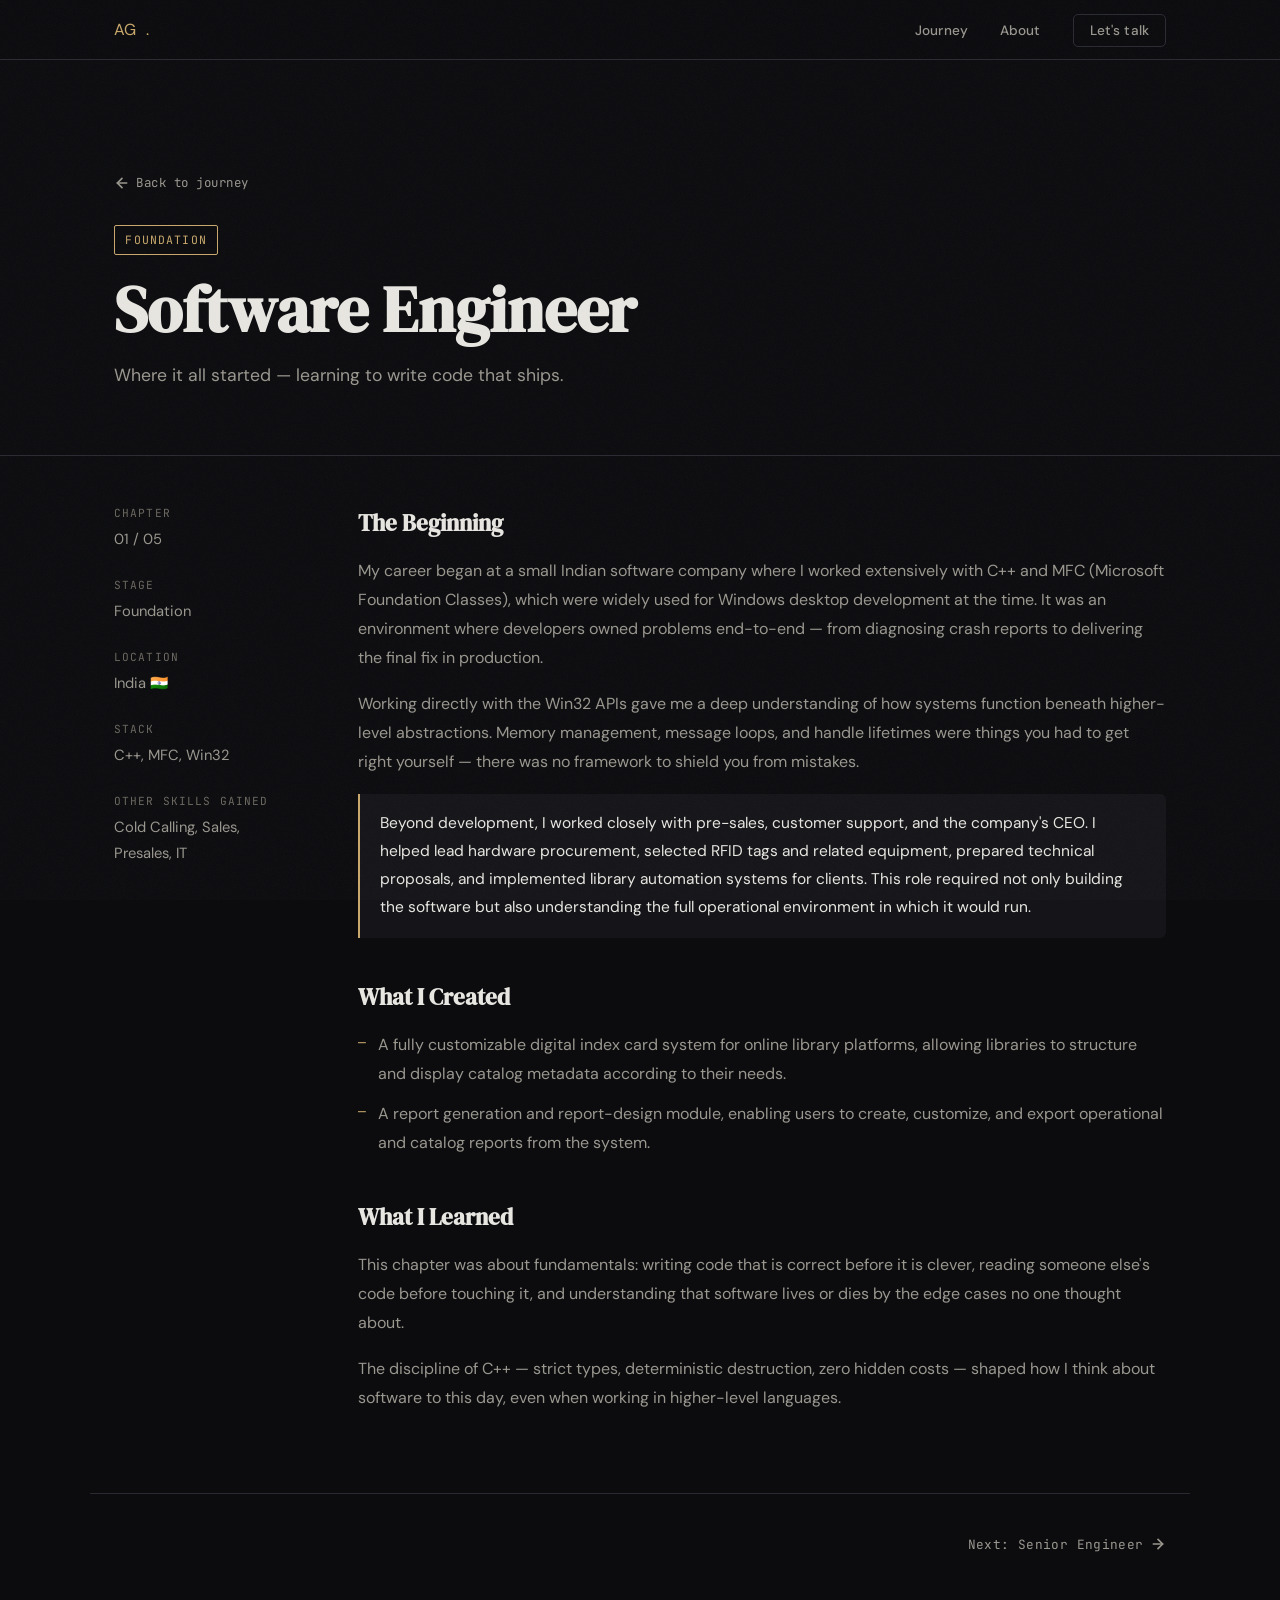
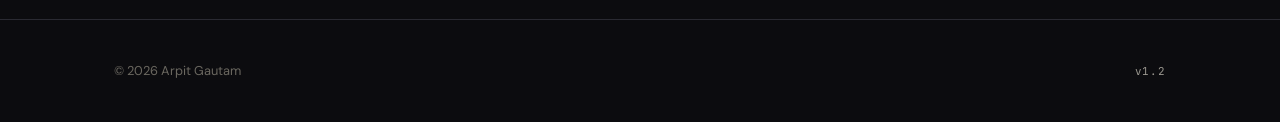
<file: software-engineer.html>
<!DOCTYPE html>
<html lang="en">
<head>
  <meta charset="UTF-8" />
  <meta name="viewport" content="width=device-width, initial-scale=1.0" />
  <link rel="icon" type="image/svg+xml" href="favicon.svg" />
  <title>Foundation — Software Engineer · Arpit Gautam</title>

  <link rel="preconnect" href="https://fonts.googleapis.com" />
  <link rel="preconnect" href="https://fonts.gstatic.com" crossorigin />
  <link
    href="https://fonts.googleapis.com/css2?family=DM+Serif+Display:ital@0;1&family=DM+Sans:ital,opsz,wght@0,9..40,300..700;1,9..40,300..700&family=JetBrains+Mono:wght@400;500&display=swap"
    rel="stylesheet"
  />
  <link rel="stylesheet" href="style.css?v=1.2" />
  <link rel="stylesheet" href="chapter.css?v=1.2" />
</head>
<body>

  <div class="grain" aria-hidden="true"></div>

  <nav aria-label="Site navigation">
    <div class="nav-inner">
      <a href="index.html" class="nav-logo">AG<span class="logo-dot">.</span></a>
      <ul class="nav-links">
        <li><a href="journey.html">Journey</a></li>
        <li><a href="index.html#about">About</a></li>
        <li><a href="index.html#contact" class="nav-cta">Let's talk</a></li>
      </ul>
    </div>
  </nav>


  <main>

    <section class="chapter-hero">
      <div class="container">
        <a href="journey.html" class="chapter-back">
          <svg width="16" height="16" viewBox="0 0 24 24" fill="none" stroke="currentColor" stroke-width="2.5" stroke-linecap="round" stroke-linejoin="round"><line x1="19" y1="12" x2="5" y2="12"/><polyline points="12 19 5 12 12 5"/></svg>
          Back to journey
        </a>
        <span class="chapter-tag">Foundation</span>
        <h1 class="chapter-title">Software Engineer</h1>
        <p class="chapter-subtitle">Where it all started — learning to write code that ships.</p>
      </div>
    </section>

    <section class="chapter-body">
      <div class="container chapter-grid">

        <aside class="chapter-meta">
          <div class="meta-block">
            <span class="meta-label">Chapter</span>
            <span class="meta-value">01 / 05</span>
          </div>
          <div class="meta-block">
            <span class="meta-label">Stage</span>
            <span class="meta-value">Foundation</span>
          </div>
          <div class="meta-block">
            <span class="meta-label">Location</span>
            <span class="meta-value">India 🇮🇳</span>
          </div>
          <div class="meta-block">
            <span class="meta-label">Stack</span>
            <span class="meta-value">C++, MFC, Win32</span>
          </div>
          <div class="meta-block">
            <span class="meta-label">Other Skills Gained</span>
            <span class="meta-value">Cold Calling, Sales, Presales, IT</span>
          </div>
        </aside>

        <div class="chapter-content">
          <h2>The Beginning</h2>
          <p>
            My career began at a small Indian software company where I worked extensively with C++ and MFC (Microsoft Foundation Classes), which were widely used for Windows desktop development at the time. It was an environment where developers owned problems end-to-end — from diagnosing crash reports to delivering the final fix in production.
          </p>
          <p>
            Working directly with the Win32 APIs gave me a deep understanding of how systems function beneath higher-level abstractions. Memory management, message loops, and handle lifetimes were things you had to get right yourself — there was no framework to shield you from mistakes.
          </p>
          <p class="callout">
            Beyond development, I worked closely with pre-sales, customer support, and the company's CEO. I helped lead hardware procurement, selected RFID tags and related equipment, prepared technical proposals, and implemented library automation systems for clients. This role required not only building the software but also understanding the full operational environment in which it would run.
          </p>

          <h2>What I Created</h2>
          <ul class="chapter-list">
            <li>A fully customizable digital index card system for online library platforms, allowing libraries to structure and display catalog metadata according to their needs.</li>
            <li>A report generation and report-design module, enabling users to create, customize, and export operational and catalog reports from the system.</li>
          </ul>

          <h2>What I Learned</h2>
          <p>
            This chapter was about fundamentals: writing code that is correct before it is clever, reading someone else's code before touching it, and understanding that software lives or dies by the edge cases no one thought about.
          </p>
          <p>
            The discipline of C++ — strict types, deterministic destruction, zero hidden costs — shaped how I think about software to this day, even when working in higher-level languages.
          </p>
        </div>

      </div>
    </section>

    <div class="chapter-nav container">
      <span class="chapter-nav-prev"></span>
      <a href="senior-engineer.html" class="chapter-nav-next">
        Next: Senior Engineer
        <svg width="16" height="16" viewBox="0 0 24 24" fill="none" stroke="currentColor" stroke-width="2.5" stroke-linecap="round" stroke-linejoin="round"><line x1="5" y1="12" x2="19" y2="12"/><polyline points="12 5 19 12 12 19"/></svg>
      </a>
    </div>

  </main>

  <footer>
    <div class="container footer-inner">
      <p>© 2026 Arpit Gautam</p>
      <p class="footer-version">v1.2</p>
    </div>
  </footer>

  <script>
    document.querySelectorAll('.chapter-hero, .chapter-content h2, .chapter-content p').forEach((el) => {
      el.style.opacity = '0';
      el.style.transform = 'translateY(16px)';
      el.style.transition = 'opacity 0.55s ease, transform 0.55s ease';
    });
    requestAnimationFrame(() => {
      document.querySelectorAll('.chapter-hero, .chapter-content h2, .chapter-content p').forEach((el, i) => {
        setTimeout(() => {
          el.style.opacity = '1';
          el.style.transform = 'translateY(0)';
        }, i * 80);
      });
    });
  </script>

</body>
</html>
</file>
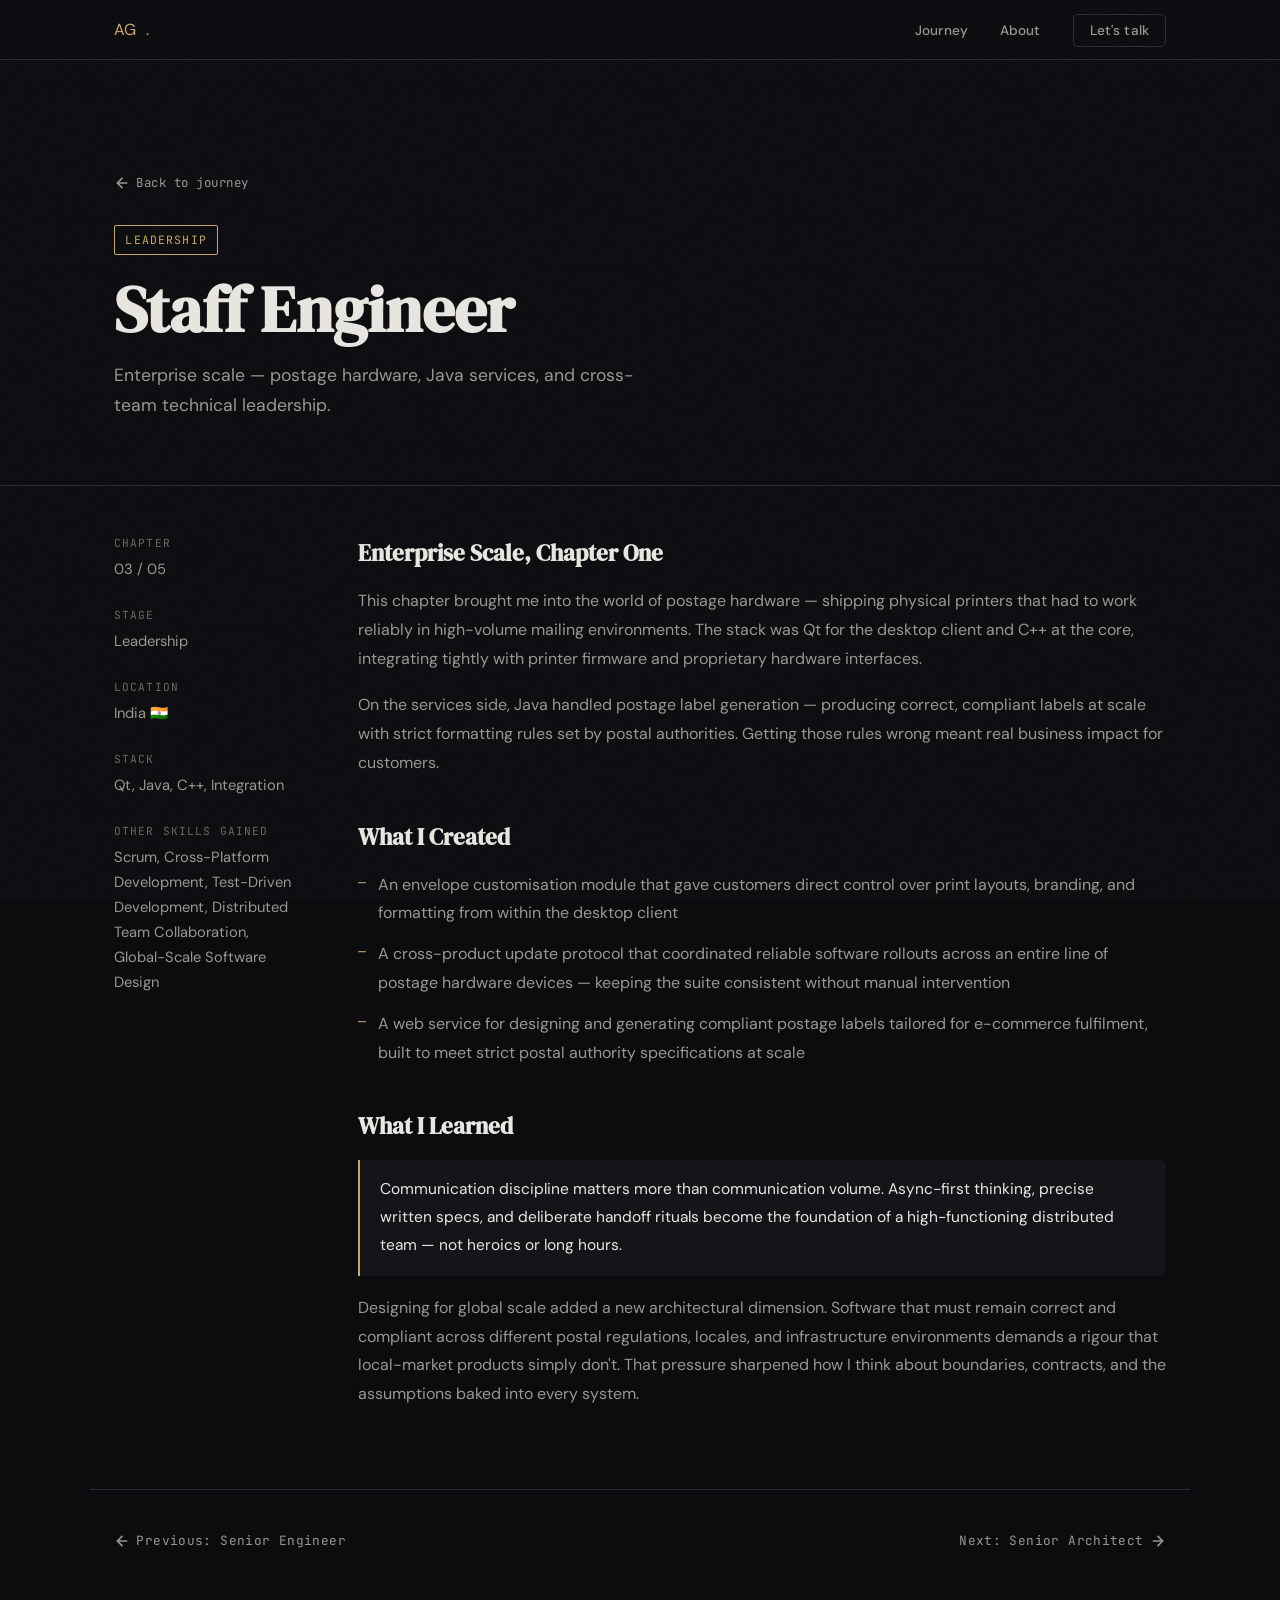
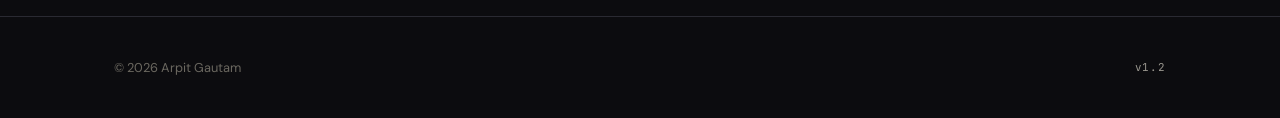
<file: staff-engineer.html>
<!DOCTYPE html>
<html lang="en">
<head>
  <meta charset="UTF-8" />
  <meta name="viewport" content="width=device-width, initial-scale=1.0" />
  <link rel="icon" type="image/svg+xml" href="favicon.svg" />
  <title>Leadership — Staff Engineer · Arpit Gautam</title>

  <link rel="preconnect" href="https://fonts.googleapis.com" />
  <link rel="preconnect" href="https://fonts.gstatic.com" crossorigin />
  <link
    href="https://fonts.googleapis.com/css2?family=DM+Serif+Display:ital@0;1&family=DM+Sans:ital,opsz,wght@0,9..40,300..700;1,9..40,300..700&family=JetBrains+Mono:wght@400;500&display=swap"
    rel="stylesheet"
  />
  <link rel="stylesheet" href="style.css?v=1.2" />
  <link rel="stylesheet" href="chapter.css?v=1.2" />
</head>
<body>

  <div class="grain" aria-hidden="true"></div>

  <nav aria-label="Site navigation">
    <div class="nav-inner">
      <a href="index.html" class="nav-logo">AG<span class="logo-dot">.</span></a>
      <ul class="nav-links">
        <li><a href="journey.html">Journey</a></li>
        <li><a href="index.html#about">About</a></li>
        <li><a href="index.html#contact" class="nav-cta">Let's talk</a></li>
      </ul>
    </div>
  </nav>

  <main>

    <section class="chapter-hero">
      <div class="container">
        <a href="journey.html" class="chapter-back">
          <svg width="16" height="16" viewBox="0 0 24 24" fill="none" stroke="currentColor" stroke-width="2.5" stroke-linecap="round" stroke-linejoin="round"><line x1="19" y1="12" x2="5" y2="12"/><polyline points="12 19 5 12 12 5"/></svg>
          Back to journey
        </a>
        <span class="chapter-tag">Leadership</span>
        <h1 class="chapter-title">Staff Engineer</h1>
        <p class="chapter-subtitle">Enterprise scale — postage hardware, Java services, and cross-team technical leadership.</p>
      </div>
    </section>

    <section class="chapter-body">
      <div class="container chapter-grid">

        <aside class="chapter-meta">
          <div class="meta-block">
            <span class="meta-label">Chapter</span>
            <span class="meta-value">03 / 05</span>
          </div>
          <div class="meta-block">
            <span class="meta-label">Stage</span>
            <span class="meta-value">Leadership</span>
          </div>
          <div class="meta-block">
            <span class="meta-label">Location</span>
            <span class="meta-value">India 🇮🇳</span>
          </div>
          <div class="meta-block">
            <span class="meta-label">Stack</span>
            <span class="meta-value">Qt, Java, C++, Integration</span>
          </div>
          <div class="meta-block">
            <span class="meta-label">Other Skills Gained</span>
            <span class="meta-value">Scrum, Cross-Platform Development, Test-Driven Development, Distributed Team Collaboration, Global-Scale Software Design</span>
          </div>
        </aside>

        <div class="chapter-content">
          <h2>Enterprise Scale, Chapter One</h2>
          <p>
            This chapter brought me into the world of postage hardware — shipping physical printers that had to work reliably in high-volume mailing environments. The stack was Qt for the desktop client and C++ at the core, integrating tightly with printer firmware and proprietary hardware interfaces.
          </p>
          <p>
            On the services side, Java handled postage label generation — producing correct, compliant labels at scale with strict formatting rules set by postal authorities. Getting those rules wrong meant real business impact for customers.
          </p>

          <h2>What I Created</h2>
          <ul class="chapter-list">
            <li>An envelope customisation module that gave customers direct control over print layouts, branding, and formatting from within the desktop client</li>
            <li>A cross-product update protocol that coordinated reliable software rollouts across an entire line of postage hardware devices — keeping the suite consistent without manual intervention</li>
            <li>A web service for designing and generating compliant postage labels tailored for e-commerce fulfilment, built to meet strict postal authority specifications at scale</li>
          </ul>

          <h2>What I Learned</h2>
          <p class="callout">
            Communication discipline matters more than communication volume. Async-first thinking, precise written specs, and deliberate handoff rituals become the foundation of a high-functioning distributed team — not heroics or long hours.
          </p>
          <p>
            Designing for global scale added a new architectural dimension. Software that must remain correct and compliant across different postal regulations, locales, and infrastructure environments demands a rigour that local-market products simply don't. That pressure sharpened how I think about boundaries, contracts, and the assumptions baked into every system.
          </p>
        </div>

      </div>
    </section>

    <div class="chapter-nav container">
      <a href="senior-engineer.html" class="chapter-nav-prev">
        <svg width="16" height="16" viewBox="0 0 24 24" fill="none" stroke="currentColor" stroke-width="2.5" stroke-linecap="round" stroke-linejoin="round"><line x1="19" y1="12" x2="5" y2="12"/><polyline points="12 19 5 12 12 5"/></svg>
        Previous: Senior Engineer
      </a>
      <a href="senior-architect.html" class="chapter-nav-next">
        Next: Senior Architect
        <svg width="16" height="16" viewBox="0 0 24 24" fill="none" stroke="currentColor" stroke-width="2.5" stroke-linecap="round" stroke-linejoin="round"><line x1="5" y1="12" x2="19" y2="12"/><polyline points="12 5 19 12 12 19"/></svg>
      </a>
    </div>

  </main>

  <footer>
    <div class="container footer-inner">
      <p>© 2026 Arpit Gautam</p>
      <p class="footer-version">v1.2</p>
    </div>
  </footer>

  <script>
    document.querySelectorAll('.chapter-hero, .chapter-content h2, .chapter-content p').forEach((el) => {
      el.style.opacity = '0';
      el.style.transform = 'translateY(16px)';
      el.style.transition = 'opacity 0.55s ease, transform 0.55s ease';
    });
    requestAnimationFrame(() => {
      document.querySelectorAll('.chapter-hero, .chapter-content h2, .chapter-content p').forEach((el, i) => {
        setTimeout(() => {
          el.style.opacity = '1';
          el.style.transform = 'translateY(0)';
        }, i * 80);
      });
    });
  </script>

</body>
</html>
</file>
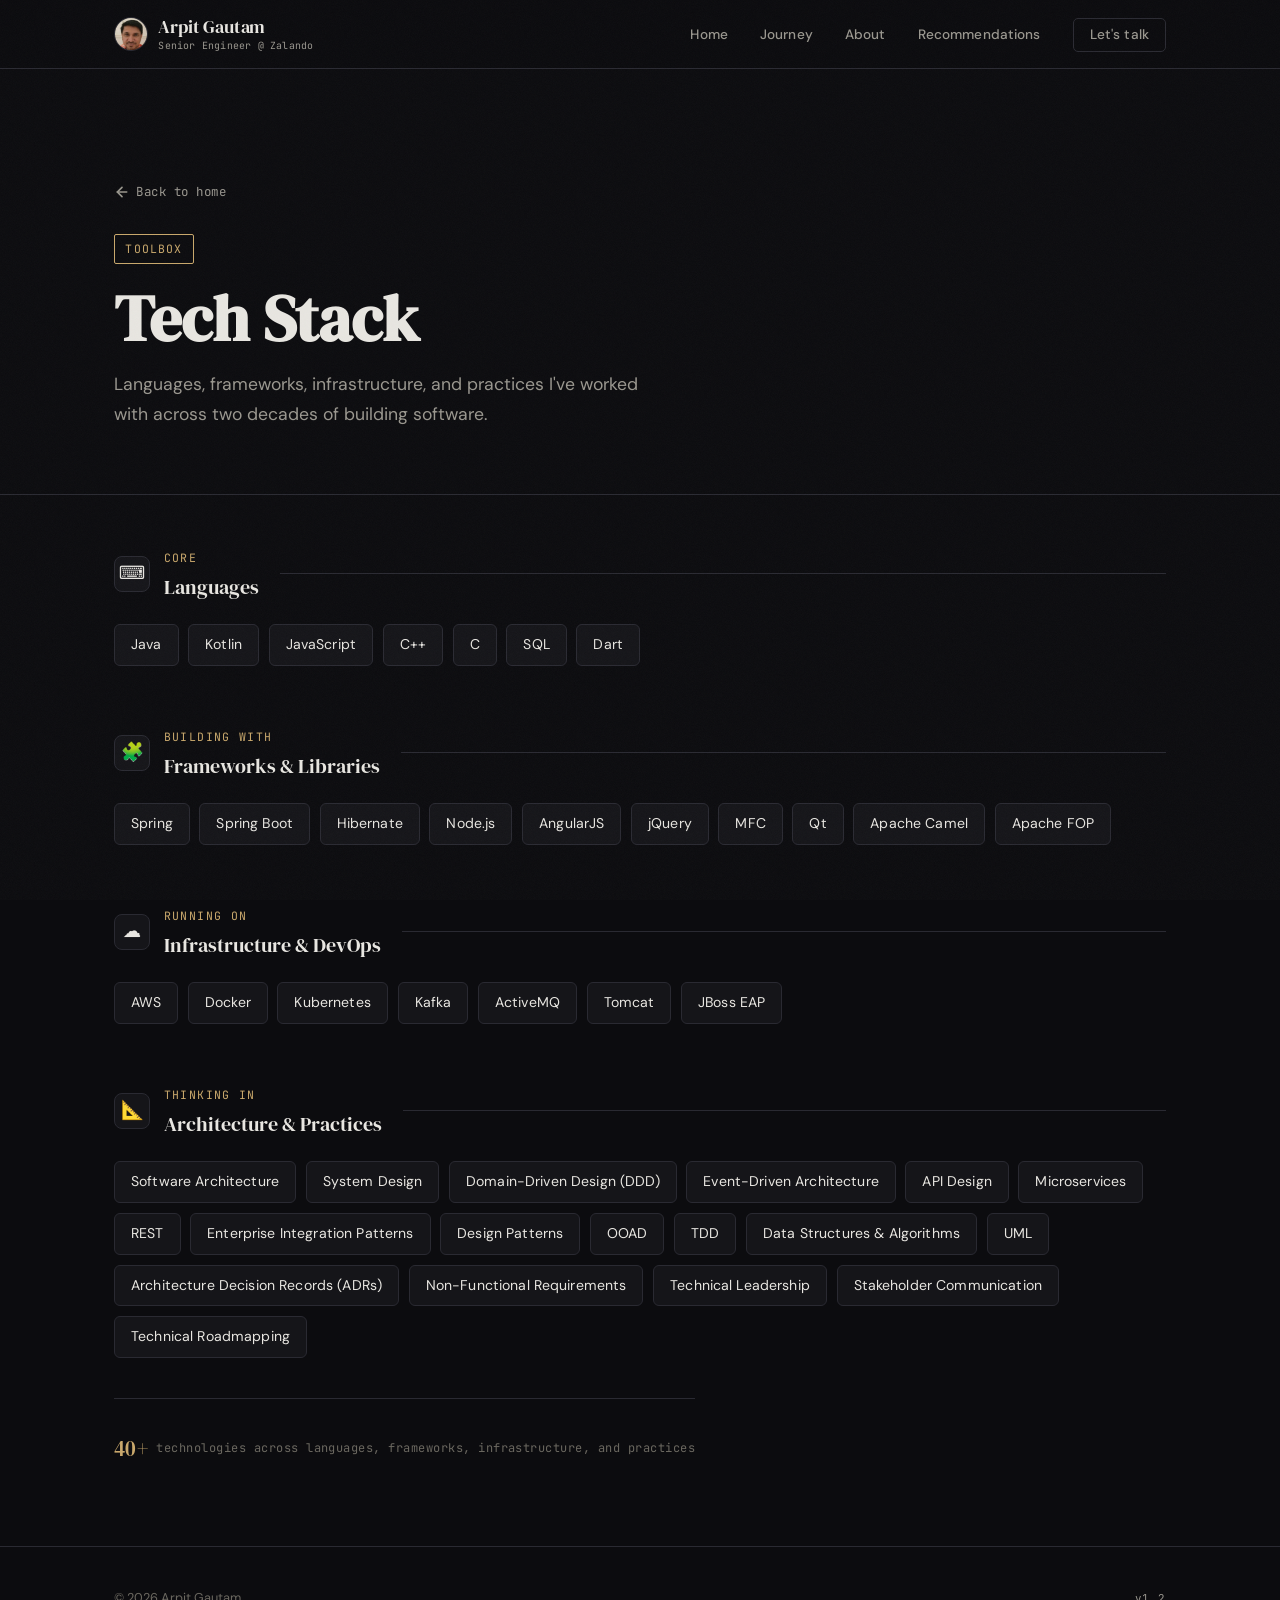
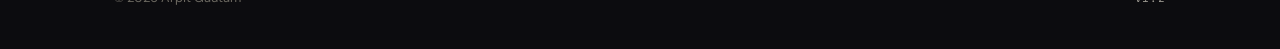
<file: tech.html>
<!DOCTYPE html>
<html lang="en">
<head>
  <meta charset="UTF-8" />
  <meta name="viewport" content="width=device-width, initial-scale=1.0" />
  <link rel="icon" type="image/svg+xml" href="favicon.svg" />
  <title>Tech Stack · Arpit Gautam</title>

  <link rel="preconnect" href="https://fonts.googleapis.com" />
  <link rel="preconnect" href="https://fonts.gstatic.com" crossorigin />
  <link
    href="https://fonts.googleapis.com/css2?family=DM+Serif+Display:ital@0;1&family=DM+Sans:ital,opsz,wght@0,9..40,300..700;1,9..40,300..700&family=JetBrains+Mono:wght@400;500&display=swap"
    rel="stylesheet"
  />
  <link rel="stylesheet" href="style.css?v=1.2" />
  <style>
    /* ── Tech page specific ──────────────────────────────────── */
    .tech-hero {
      padding: 7rem 0 4rem;
    }

    .tech-back {
      display: flex;
      width: fit-content;
      align-items: center;
      gap: 0.4rem;
      font-family: var(--font-mono);
      font-size: 0.78rem;
      color: var(--color-muted);
      text-decoration: none;
      letter-spacing: 0.04em;
      margin-bottom: 2rem;
      transition: color 0.2s;
    }

    .tech-back:hover {
      color: var(--color-accent);
    }

    .tech-tag {
      display: inline-block;
      font-family: var(--font-mono);
      font-size: 0.72rem;
      letter-spacing: 0.1em;
      text-transform: uppercase;
      color: var(--color-accent);
      border: 1px solid var(--color-accent);
      padding: 0.25rem 0.65rem;
      border-radius: 2px;
      margin-bottom: 1.25rem;
    }

    .tech-title {
      font-family: var(--font-display);
      font-size: clamp(2.4rem, 6vw, 4rem);
      color: var(--color-text);
      line-height: 1.1;
      margin-bottom: 1rem;
    }

    .tech-subtitle {
      font-size: 1.1rem;
      color: var(--color-muted);
      max-width: 560px;
      line-height: 1.7;
    }

    /* ── Category sections ───────────────────────────────────── */
    .tech-body {
      padding: 3rem 0 5rem;
      border-top: 1px solid var(--color-border);
    }

    .tech-categories {
      display: flex;
      flex-direction: column;
      gap: 3.5rem;
    }

    .tech-category {
      opacity: 0;
      transform: translateY(20px);
      transition: all 0.6s cubic-bezier(0.22, 1, 0.36, 1);
    }

    .tech-category.in-view {
      opacity: 1;
      transform: translateY(0);
    }

    .category-header {
      display: flex;
      align-items: center;
      gap: 0.85rem;
      margin-bottom: 1.25rem;
    }

    .category-icon {
      font-size: 1.15rem;
      width: 36px;
      height: 36px;
      display: flex;
      align-items: center;
      justify-content: center;
      background: var(--color-surface);
      border: 1px solid var(--color-border);
      border-radius: 8px;
      flex-shrink: 0;
    }

    .category-label {
      font-family: var(--font-mono);
      font-size: 0.72rem;
      letter-spacing: 0.12em;
      text-transform: uppercase;
      color: var(--color-accent);
    }

    .category-name {
      font-family: var(--font-display);
      font-size: 1.25rem;
      color: var(--color-text);
      font-weight: 400;
    }

    .category-line {
      flex: 1;
      height: 1px;
      background: var(--color-border);
      margin-left: 0.5rem;
    }

    /* ── Tech pills ──────────────────────────────────────────── */
    .tech-pills {
      display: flex;
      flex-wrap: wrap;
      gap: 0.6rem;
    }

    .tech-pill {
      display: inline-flex;
      align-items: center;
      padding: 0.5rem 1rem;
      background: var(--color-surface);
      border: 1px solid var(--color-border);
      border-radius: 6px;
      font-size: 0.88rem;
      color: var(--color-text);
      letter-spacing: 0.01em;
      transition: all 0.25s cubic-bezier(0.22, 1, 0.36, 1);
      cursor: default;
    }

    .tech-pill:hover {
      border-color: var(--color-accent);
      transform: translateY(-2px);
      color: var(--color-accent);
    }

    /* ── Count badge ─────────────────────────────────────────── */
    .tech-count {
      display: inline-flex;
      align-items: center;
      gap: 0.5rem;
      font-family: var(--font-mono);
      font-size: 0.75rem;
      color: var(--color-dim);
      letter-spacing: 0.04em;
      margin-top: 2.5rem;
      padding-top: 2rem;
      border-top: 1px solid var(--color-border);
    }

    .tech-count-number {
      font-family: var(--font-display);
      font-size: 1.3rem;
      color: var(--color-accent);
    }

    /* ── Responsive ──────────────────────────────────────────── */
    @media (max-width: 600px) {
      .tech-hero {
        padding: 5rem 0 3rem;
      }

      .tech-pills {
        gap: 0.5rem;
      }

      .tech-pill {
        font-size: 0.82rem;
        padding: 0.4rem 0.8rem;
      }

      .category-line {
        display: none;
      }
    }
  </style>
</head>
<body>

  <div class="grain" aria-hidden="true"></div>

  <nav aria-label="Site navigation">
    <div class="nav-inner">
      <a href="index.html" class="nav-logo">
        <img src="profilePic.jpeg" alt="Arpit Gautam" class="nav-avatar" />
        <span class="nav-logo-text">
          <span class="nav-logo-name">Arpit Gautam</span>
          <span class="nav-logo-role">Senior Engineer @ Zalando</span>
        </span>
      </a>
      <ul class="nav-links">
        <li><a href="index.html">Home</a></li>
        <li><a href="journey.html">Journey</a></li>
        <li><a href="index.html#about">About</a></li>
        <li><a href="https://www.linkedin.com/in/arpitgautam/details/recommendations/?detailScreenTabIndex=0" target="_blank" rel="noopener noreferrer">Recommendations</a></li>
        <li><a href="index.html#contact" class="nav-cta">Let's talk</a></li>
      </ul>
    </div>
  </nav>

  <main>

    <!-- ── Hero ──────────────────────────────────────────────── -->
    <section class="tech-hero">
      <div class="container">
        <a href="index.html" class="tech-back">
          <svg width="16" height="16" viewBox="0 0 24 24" fill="none" stroke="currentColor" stroke-width="2.5" stroke-linecap="round" stroke-linejoin="round"><line x1="19" y1="12" x2="5" y2="12"/><polyline points="12 19 5 12 12 5"/></svg>
          Back to home
        </a>
        <span class="tech-tag">Toolbox</span>
        <h1 class="tech-title">Tech Stack</h1>
        <p class="tech-subtitle">Languages, frameworks, infrastructure, and practices I've worked with across two decades of building software.</p>
      </div>
    </section>

    <!-- ── Body ──────────────────────────────────────────────── -->
    <section class="tech-body">
      <div class="container">
        <div class="tech-categories">

          <!-- Languages -->
          <div class="tech-category">
            <div class="category-header">
              <div class="category-icon">⌨️</div>
              <div>
                <span class="category-label">Core</span>
                <h2 class="category-name">Languages</h2>
              </div>
              <div class="category-line"></div>
            </div>
            <div class="tech-pills">
              <span class="tech-pill">Java</span>
              <span class="tech-pill">Kotlin</span>
              <span class="tech-pill">JavaScript</span>
              <span class="tech-pill">C++</span>
              <span class="tech-pill">C</span>
              <span class="tech-pill">SQL</span>
              <span class="tech-pill">Dart</span>
            </div>
          </div>

          <!-- Frameworks & Libraries -->
          <div class="tech-category">
            <div class="category-header">
              <div class="category-icon">🧩</div>
              <div>
                <span class="category-label">Building with</span>
                <h2 class="category-name">Frameworks &amp; Libraries</h2>
              </div>
              <div class="category-line"></div>
            </div>
            <div class="tech-pills">
              <span class="tech-pill">Spring</span>
              <span class="tech-pill">Spring Boot</span>
              <span class="tech-pill">Hibernate</span>
              <span class="tech-pill">Node.js</span>
              <span class="tech-pill">AngularJS</span>
              <span class="tech-pill">jQuery</span>
              <span class="tech-pill">MFC</span>
              <span class="tech-pill">Qt</span>
              <span class="tech-pill">Apache Camel</span>
              <span class="tech-pill">Apache FOP</span>
            </div>
          </div>

          <!-- Infrastructure & DevOps -->
          <div class="tech-category">
            <div class="category-header">
              <div class="category-icon">☁️</div>
              <div>
                <span class="category-label">Running on</span>
                <h2 class="category-name">Infrastructure &amp; DevOps</h2>
              </div>
              <div class="category-line"></div>
            </div>
            <div class="tech-pills">
              <span class="tech-pill">AWS</span>
              <span class="tech-pill">Docker</span>
              <span class="tech-pill">Kubernetes</span>
              <span class="tech-pill">Kafka</span>
              <span class="tech-pill">ActiveMQ</span>
              <span class="tech-pill">Tomcat</span>
              <span class="tech-pill">JBoss EAP</span>
            </div>
          </div>

          <!-- Architecture & Practices -->
          <div class="tech-category">
            <div class="category-header">
              <div class="category-icon">📐</div>
              <div>
                <span class="category-label">Thinking in</span>
                <h2 class="category-name">Architecture &amp; Practices</h2>
              </div>
              <div class="category-line"></div>
            </div>
            <div class="tech-pills">
              <span class="tech-pill">Software Architecture</span>
              <span class="tech-pill">System Design</span>
              <span class="tech-pill">Domain-Driven Design (DDD)</span>
              <span class="tech-pill">Event-Driven Architecture</span>
              <span class="tech-pill">API Design</span>
              <span class="tech-pill">Microservices</span>
              <span class="tech-pill">REST</span>
              <span class="tech-pill">Enterprise Integration Patterns</span>
              <span class="tech-pill">Design Patterns</span>
              <span class="tech-pill">OOAD</span>
              <span class="tech-pill">TDD</span>
              <span class="tech-pill">Data Structures &amp; Algorithms</span>
              <span class="tech-pill">UML</span>
              <span class="tech-pill">Architecture Decision Records (ADRs)</span>
              <span class="tech-pill">Non-Functional Requirements</span>
              <span class="tech-pill">Technical Leadership</span>
              <span class="tech-pill">Stakeholder Communication</span>
              <span class="tech-pill">Technical Roadmapping</span>
            </div>
          </div>

        </div>

        <!-- Count -->
        <div class="tech-count">
          <span class="tech-count-number">40+</span> technologies across languages, frameworks, infrastructure, and practices
        </div>

      </div>
    </section>

  </main>

  <footer>
    <div class="container footer-inner">
      <p>© 2026 Arpit Gautam</p>
      <p class="footer-version">v1.2</p>
    </div>
  </footer>

  <!-- ── Scroll animation (same pattern as rest of site) ───── -->
  <script>
    const observer = new IntersectionObserver((entries) => {
      entries.forEach((entry) => {
        if (entry.isIntersecting) {
          entry.target.classList.add('in-view');
          observer.unobserve(entry.target);
        }
      });
    }, { threshold: 0.1 });

    document.querySelectorAll('.tech-category').forEach((el, i) => {
      el.style.transitionDelay = `${i * 0.1}s`;
      observer.observe(el);
    });
  </script>

</body>
</html>
</file>
<file: style.css>
/* ============================================================
   PORTFOLIO — arpitgautam.github.io
   Editorial / Refined — Plain CSS, no preprocessor
   ============================================================ */

/* ── Reset & base ─────────────────────────────────────────── */
*, *::before, *::after {
  box-sizing: border-box;
  margin: 0;
  padding: 0;
}

:root {
  --color-bg:       #0c0c0f;
  --color-surface:  #151519;
  --color-border:   #2a2a32;
  --color-text:     #e8e6e1;
  --color-muted:    #9a978f;
  --color-accent:   #c9a86c;
  --color-accent-hover: #dfc08a;
  --color-dim:      #6b6860;

  --font-display: 'DM Serif Display', Georgia, 'Times New Roman', serif;
  --font-body:    'DM Sans', system-ui, -apple-system, sans-serif;
  --font-mono:    'JetBrains Mono', 'Fira Code', monospace;

  --max-width: 1100px;
  --section-gap: 7rem;
}

html {
  scroll-behavior: smooth;
  font-size: 16px;
  overflow-x: hidden;
}

body {
  font-family: var(--font-body);
  background: var(--color-bg);
  color: var(--color-text);
  line-height: 1.7;
  -webkit-font-smoothing: antialiased;
  position: relative;
  overflow-x: hidden;
}

/* ── Grain texture overlay ─────────────────────────────────── */
.grain {
  position: fixed;
  inset: 0;
  z-index: 9999;
  pointer-events: none;
  opacity: 0.035;
  background-image: url("data:image/svg+xml,%3Csvg viewBox='0 0 256 256' xmlns='http://www.w3.org/2000/svg'%3E%3Cfilter id='noise'%3E%3CfeTurbulence type='fractalNoise' baseFrequency='0.9' numOctaves='4' stitchTiles='stitch'/%3E%3C/filter%3E%3Crect width='100%25' height='100%25' filter='url(%23noise)'/%3E%3C/svg%3E");
  background-repeat: repeat;
  background-size: 180px;
}

/* ── Selection ──────────────────────────────────────────────── */
::selection {
  background: var(--color-accent);
  color: var(--color-bg);
}

a {
  color: var(--color-accent);
  text-decoration: none;
  transition: color 0.2s;
}

a:hover {
  color: var(--color-accent-hover);
}

img {
  max-width: 100%;
  display: block;
}

/* ── Layout helpers ────────────────────────────────────────── */
.container {
  width: 100%;
  max-width: var(--max-width);
  margin-inline: auto;
  padding-inline: 1.5rem;
}

/* ── Navigation ────────────────────────────────────────────── */
nav {
  position: sticky;
  top: 0;
  z-index: 100;
  background: rgba(12, 12, 15, 0.88);
  backdrop-filter: blur(12px);
  -webkit-backdrop-filter: blur(12px);
  border-bottom: 1px solid var(--color-border);
}

.nav-inner {
  display: flex;
  align-items: center;
  justify-content: space-between;
  max-width: var(--max-width);
  margin-inline: auto;
  padding: 1rem 1.5rem;
}

.nav-logo {
  display: flex;
  flex-direction: row;
  align-items: center;
  text-decoration: none;
  gap: 0.65rem;
}

.nav-avatar {
  width: 34px;
  height: 34px;
  border-radius: 50%;
  object-fit: cover;
  border: 1.5px solid var(--color-border);
  flex-shrink: 0;
  transition: border-color 0.3s;
}

.nav-logo:hover .nav-avatar {
  border-color: var(--color-accent);
}

.nav-logo-text {
  display: flex;
  flex-direction: column;
  line-height: 1.25;
  gap: 0.1rem;
}

.nav-logo:hover .nav-logo-name {
  color: var(--color-text);
}

.nav-logo-name {
  font-family: var(--font-display);
  font-weight: 400;
  font-size: 1.1rem;
  color: var(--color-text);
  letter-spacing: -0.01em;
}

.nav-logo-role {
  font-family: var(--font-mono);
  font-size: 0.62rem;
  color: var(--color-muted);
  letter-spacing: 0.02em;
}

.nav-links {
  display: flex;
  gap: 2rem;
  list-style: none;
  align-items: center;
}

.nav-links a {
  font-size: 0.85rem;
  font-weight: 500;
  color: var(--color-muted);
  transition: color 0.2s;
  letter-spacing: 0.01em;
}

.nav-links a:hover,
.nav-links a.active {
  color: var(--color-text);
  text-decoration: none;
}

.nav-cta {
  padding: 0.45rem 1rem;
  border: 1px solid var(--color-border);
  border-radius: 5px;
  transition: all 0.2s !important;
}

.nav-cta:hover {
  border-color: var(--color-accent) !important;
  color: var(--color-accent) !important;
}

/* ── Hero ──────────────────────────────────────────────────── */
#hero {
  padding: 4rem 0 var(--section-gap);
  position: relative;
  min-height: 90vh;
  display: flex;
  align-items: center;
}

#hero .container {
  position: relative;
  z-index: 1;
}

.hero-badge {
  display: inline-flex;
  align-items: center;
  gap: 0.6rem;
  font-family: var(--font-mono);
  font-size: 0.75rem;
  color: var(--color-muted);
  background: var(--color-surface);
  border: 1px solid var(--color-border);
  border-radius: 100px;
  padding: 0.4rem 1rem;
  margin-bottom: 2.5rem;
  animation: fadeInUp 0.8s ease both;
}

.badge-dot {
  width: 6px;
  height: 6px;
  border-radius: 50%;
  background: var(--color-accent);
  flex-shrink: 0;
  animation: pulse 2.5s ease-in-out infinite;
}

@keyframes pulse {
  0%, 100% { opacity: 1; }
  50% { opacity: 0.3; }
}

.hero-name {
  font-family: var(--font-display);
  font-size: clamp(1.8rem, 5vw, 3rem);
  font-weight: 400;
  line-height: 1.15;
  letter-spacing: -0.02em;
  color: var(--color-text);
  margin-bottom: 1.75rem;
}

.hero-line {
  display: block;
}

.hero-line-1 {
  animation: fadeInUp 0.7s ease both;
  animation-delay: 0.15s;
}

.hero-line-2 {
  animation: fadeInUp 0.7s ease both;
  animation-delay: 0.3s;
}

.hero-line-3 {
  animation: fadeInUp 0.7s ease both;
  animation-delay: 0.45s;
  color: var(--color-accent);
}

.hero-line-3 em {
  font-style: italic;
}

.hero-line-4 {
  animation: fadeInUp 0.7s ease both;
  animation-delay: 0.6s;
}

.hero-period {
  color: var(--color-accent);
}

@keyframes fadeInUp {
  from {
    opacity: 0;
    transform: translateY(24px);
  }
  to {
    opacity: 1;
    transform: translateY(0);
  }
}

.tagline-point {
  opacity: 0;
  animation: fadeInUp 0.5s ease both;
}

.hero-tagline-coda {
  font-size: 1.1rem;
  max-width: 780px;
  margin-bottom: 2.5rem;
  line-height: 1.75;
  color: var(--color-accent);
  font-weight: 500;
}

.hero-tagline {
  list-style: none;
  padding: 0 0 0 1.25rem;
  border-left: 1px solid var(--color-border);
  font-size: 1.05rem;
  color: var(--color-muted);
  max-width: 680px;
  margin-bottom: 1.75rem;
  display: flex;
  flex-direction: column;
  gap: 1rem;
}

.hero-tagline li {
  position: relative;
  line-height: 1.7;
}

.hero-tagline li::before {
  content: '';
  position: absolute;
  left: calc(-1.25rem - 3px);
  top: 0.52em;
  width: 7px;
  height: 7px;
  border-radius: 50%;
  background: var(--color-bg);
  border: 1.5px solid var(--color-accent);
}

.hero-actions {
  display: flex;
  flex-wrap: wrap;
  gap: 1rem;
  align-items: center;
  animation: fadeInUp 0.7s ease both;
  animation-delay: 0.9s;
}

.btn {
  display: inline-flex;
  align-items: center;
  gap: 0.5rem;
  padding: 0.7rem 1.5rem;
  border-radius: 6px;
  font-size: 0.9rem;
  font-weight: 600;
  font-family: var(--font-body);
  transition: all 0.2s;
  cursor: pointer;
  text-decoration: none;
}

.btn-primary {
  background: var(--color-accent);
  color: var(--color-bg);
  border: 2px solid var(--color-accent);
}

.btn-primary:hover {
  background: var(--color-accent-hover);
  border-color: var(--color-accent-hover);
  color: var(--color-bg);
  text-decoration: none;
  transform: translateY(-1px);
}

.btn-ghost {
  background: transparent;
  color: var(--color-muted);
  border: 2px solid var(--color-border);
}

.btn-ghost:hover {
  border-color: var(--color-muted);
  color: var(--color-text);
  text-decoration: none;
}

/* Scroll hint */
.hero-scroll-hint {
  position: absolute;
  bottom: 2rem;
  left: 50%;
  transform: translateX(-50%);
  animation: fadeInUp 0.7s ease both;
  animation-delay: 1.3s;
}

.scroll-line {
  width: 1px;
  height: 48px;
  background: linear-gradient(to bottom, var(--color-accent), transparent);
  animation: scrollDrift 2s ease-in-out infinite;
}

@keyframes scrollDrift {
  0%, 100% { opacity: 0.5; transform: scaleY(0.6); transform-origin: top; }
  50% { opacity: 1; transform: scaleY(1); transform-origin: top; }
}

/* ── Section base ──────────────────────────────────────────── */
section {
  padding: var(--section-gap) 0;
}

section + section {
  border-top: 1px solid var(--color-border);
}

.section-label {
  font-family: var(--font-mono);
  font-size: 0.7rem;
  font-weight: 500;
  letter-spacing: 0.18em;
  text-transform: uppercase;
  color: var(--color-accent);
  margin-bottom: 0.75rem;
}

.section-title {
  font-family: var(--font-display);
  font-size: clamp(1.6rem, 4vw, 2.2rem);
  font-weight: 400;
  letter-spacing: -0.02em;
  color: var(--color-text);
  margin-bottom: 1rem;
  opacity: 0;
  transform: translateY(20px);
  transition: all 0.6s cubic-bezier(0.22, 1, 0.36, 1);
}

.section-title.in-view {
  opacity: 1;
  transform: translateY(0);
}

.section-intro {
  color: var(--color-muted);
  font-size: 1.05rem;
  margin-bottom: 3rem;
  opacity: 0;
  transform: translateY(16px);
  transition: all 0.6s cubic-bezier(0.22, 1, 0.36, 1) 0.1s;
}

.section-intro.in-view {
  opacity: 1;
  transform: translateY(0);
}

/* ── Timeline ──────────────────────────────────────────────── */
.timeline {
  position: relative;
  padding-left: 2.5rem;
}

.timeline::before {
  content: '';
  position: absolute;
  left: 7px;
  top: 4px;
  bottom: 4px;
  width: 1px;
  background: linear-gradient(
    to bottom,
    var(--color-accent),
    var(--color-border) 30%,
    var(--color-border) 70%,
    var(--color-accent)
  );
}

.timeline-item {
  position: relative;
  margin-bottom: 3rem;
  opacity: 0;
  transform: translateX(-16px);
  transition: all 0.6s cubic-bezier(0.22, 1, 0.36, 1);
}

.timeline-item.in-view {
  opacity: 1;
  transform: translateX(0);
}

.timeline-item:nth-child(1).in-view { transition-delay: 0s; }
.timeline-item:nth-child(2).in-view { transition-delay: 0.12s; }
.timeline-item:nth-child(3).in-view { transition-delay: 0.24s; }
.timeline-item:nth-child(4).in-view { transition-delay: 0.36s; }
.timeline-item:nth-child(5).in-view { transition-delay: 0.48s; }
.timeline-item:nth-child(6).in-view { transition-delay: 0.60s; }

.timeline-item:last-child {
  margin-bottom: 0;
}

.timeline-marker {
  position: absolute;
  left: -2.5rem;
  top: 0.35rem;
  width: 15px;
  height: 15px;
  border-radius: 50%;
  background: var(--color-bg);
  border: 2px solid var(--color-accent);
  z-index: 1;
  transition: background 0.2s;
}

.timeline-item:hover .timeline-marker {
  background: var(--color-accent);
}

.timeline-content {
  padding: 1.25rem 1.5rem;
  background: var(--color-surface);
  border: 1px solid var(--color-border);
  border-radius: 10px;
  transition: border-color 0.2s, transform 0.2s;
}

.timeline-content:hover {
  border-color: var(--color-accent);
  transform: translateX(4px);
}

.timeline-content--link {
  display: block;
  text-decoration: none;
  color: inherit;
  cursor: pointer;
}

.timeline-read-more {
  display: inline-flex;
  align-items: center;
  gap: 0.3rem;
  margin-top: 0.85rem;
  font-family: var(--font-mono);
  font-size: 0.72rem;
  letter-spacing: 0.06em;
  color: var(--color-dim);
  transition: color 0.2s;
}

.timeline-content--link:hover .timeline-read-more {
  color: var(--color-accent);
}

/* ── Milestone variant ─────────────────────────────────────── */
.timeline-marker--milestone {
  width: 4px;
  height: 36px;
  border-radius: 2px;
  transform: none;
  background: var(--color-accent);
  border: none;
  left: calc(-2.5rem + 5.5px);
  top: 0;
  box-shadow: 0 0 8px rgba(201, 168, 108, 0.4);
}

.timeline-milestone {
  display: flex;
  align-items: center;
  gap: 1.5rem;
  padding: 0;
  background: none;
  border: none;
  border-radius: 0;
}

/* ── The stone shape ───────────────────────────────────────── */
.milestone-stone {
  flex-shrink: 0;
  display: flex;
  flex-direction: column;
  align-items: center;
  filter:
    drop-shadow(4px 0 0 rgba(120, 90, 40, 0.8))
    drop-shadow(0 6px 0 rgba(0, 0, 0, 0.5))
    drop-shadow(6px 6px 8px rgba(0, 0, 0, 0.6));
}

/* Rounded dome top */
.milestone-stone-cap {
  width: 120px;
  height: 60px;
  background: linear-gradient(160deg, #e8c97a 0%, #c9a86c 45%, #9a7a40 100%);
  border-radius: 60px 60px 0 0;
  display: flex;
  align-items: center;
  justify-content: center;
  overflow: hidden;
}

.milestone-flag {
  width: 52px;
  height: 34px;
  display: flex;
  flex-direction: column;
  border-radius: 3px;
  overflow: hidden;
  box-shadow: 0 2px 6px rgba(0,0,0,0.5);
  margin-top: 6px;
}

.flag-stripe {
  flex: 1;
}

.flag-black  { background: #000000; }
.flag-red    { background: #DD0000; }
.flag-gold   { background: #FFCE00; }

/* Stone body — concrete-like with painted bands */
.milestone-stone-body {
  width: 120px;
  background:
    linear-gradient(to right, rgba(0,0,0,0.25) 0%, transparent 12%, transparent 88%, rgba(0,0,0,0.25) 100%),
    linear-gradient(to bottom, #4a4640 0%, #3a3530 60%, #2e2a26 100%);
  border-left: 3px solid #9a7a40;
  border-right: 3px solid #9a7a40;
  border-bottom: 3px solid #9a7a40;
  padding: 1.4rem 0.75rem 1.25rem;
  display: flex;
  flex-direction: column;
  align-items: center;
  gap: 0;
  position: relative;
}

/* Painted stripe below the dome */
.milestone-stone-body::before {
  content: '';
  position: absolute;
  top: 0;
  left: 0;
  right: 0;
  height: 6px;
  background: linear-gradient(to right, #9a7a40, #e8c97a, #9a7a40);
}

.milestone-stone-body span {
  font-family: var(--font-display);
  font-size: 1.05rem;
  color: #f0d898;
  line-height: 1.45;
  text-align: center;
  text-shadow: 0 1px 3px rgba(0,0,0,0.7);
}

/* Tapered base — like a stone sitting in dirt */
.milestone-stone-foot {
  width: 130px;
  height: 16px;
  background: linear-gradient(to bottom, #2e2a26, #1e1a16);
  border-left: 3px solid #9a7a40;
  border-right: 3px solid #9a7a40;
  border-bottom: 3px solid #6b5020;
  clip-path: polygon(0 0, 100% 0, 92% 100%, 8% 100%);
}

.milestone-desc {
  font-size: 1.05rem;
  color: var(--color-muted);
  line-height: 1.7;
}

.inline-link {
  color: var(--color-accent);
  text-decoration: none;
  font-family: var(--font-mono);
  font-size: 0.82em;
  letter-spacing: 0.02em;
  white-space: nowrap;
  transition: opacity 0.2s;
}

.inline-link:hover {
  opacity: 0.75;
}

.timeline-tag {
  font-family: var(--font-mono);
  font-size: 0.65rem;
  font-weight: 500;
  letter-spacing: 0.14em;
  text-transform: uppercase;
  color: var(--color-accent);
  display: inline-block;
  margin-bottom: 0.4rem;
}

.timeline-content h3 {
  font-family: var(--font-display);
  font-size: 1.2rem;
  font-weight: 400;
  color: var(--color-text);
  margin-bottom: 0.5rem;
}

.timeline-content p {
  font-size: 0.92rem;
  color: var(--color-muted);
  line-height: 1.65;
}

/* ── Stats Bar ─────────────────────────────────────────────── */
.stats-bar {
  border-top: 1px solid var(--color-border);
  border-bottom: 1px solid var(--color-border);
  background: var(--color-surface);
  padding: 1.25rem 0;
}

.stats-inner {
  display: flex;
  align-items: center;
  justify-content: center;
  flex-wrap: wrap;
  gap: 0;
}

.stat-item {
  display: flex;
  flex-direction: column;
  align-items: center;
  gap: 0.15rem;
  padding: 0 2rem;
  text-align: center;
}

.stat-number {
  font-family: var(--font-display);
  font-size: clamp(1.2rem, 2.5vw, 1.6rem);
  color: var(--color-accent);
  line-height: 1;
}

.stat-label {
  font-family: var(--font-mono);
  font-size: 0.62rem;
  letter-spacing: 0.08em;
  text-transform: uppercase;
  color: var(--color-muted);
}

.stat-divider {
  width: 1px;
  height: 1.75rem;
  background: var(--color-border);
  flex-shrink: 0;
}

@media (max-width: 600px) {
  .stats-inner {
    gap: 1.25rem 0;
    flex-wrap: wrap;
  }
  .stat-item {
    flex-basis: 50%;
    padding: 0.5rem 0;
  }
  .stat-divider {
    display: none;
  }
}

/* ── Domains ───────────────────────────────────────────────── */
.domain-grid {
  display: grid;
  grid-template-columns: repeat(auto-fill, minmax(230px, 1fr));
  gap: 1.25rem;
}

.domain-card {
  padding: 1.5rem;
  background: var(--color-surface);
  border: 1px solid var(--color-border);
  border-radius: 10px;
  transition: all 0.3s cubic-bezier(0.22, 1, 0.36, 1);
  opacity: 0;
  transform: translateY(20px);
}

.domain-card.in-view {
  opacity: 1;
  transform: translateY(0);
}

.domain-card:nth-child(1).in-view { transition-delay: 0s; }
.domain-card:nth-child(2).in-view { transition-delay: 0.06s; }
.domain-card:nth-child(3).in-view { transition-delay: 0.12s; }
.domain-card:nth-child(4).in-view { transition-delay: 0.18s; }
.domain-card:nth-child(5).in-view { transition-delay: 0.24s; }
.domain-card:nth-child(6).in-view { transition-delay: 0.30s; }

.domain-card:hover {
  border-color: var(--color-accent);
  transform: translateY(-3px);
}

.domain-icon {
  font-size: 1.6rem;
  margin-bottom: 0.75rem;
  line-height: 1;
}

.domain-card h3 {
  font-family: var(--font-display);
  font-size: 1.05rem;
  font-weight: 400;
  color: var(--color-text);
  margin-bottom: 0.4rem;
}

.domain-card p {
  font-size: 0.85rem;
  color: var(--color-muted);
  line-height: 1.6;
}

.domain-orgs {
  display: flex;
  flex-direction: column;
  gap: 0.3rem;
  margin-top: 0.85rem;
}

.domain-org {
  display: inline-block;
  font-family: var(--font-mono);
  font-size: 0.72rem;
  letter-spacing: 0.05em;
  color: var(--color-accent);
  text-decoration: none;
  opacity: 0.75;
  transition: opacity 0.2s;
}

.domain-org:hover {
  opacity: 1;
}

/* ── About ─────────────────────────────────────────────────── */
.about-grid {
  display: grid;
  grid-template-columns: 1fr;
  gap: 2.5rem;
  align-items: start;
  opacity: 0;
  transform: translateY(20px);
  transition: all 0.6s cubic-bezier(0.22, 1, 0.36, 1);
}

.about-grid.in-view {
  opacity: 1;
  transform: translateY(0);
}

@media (min-width: 600px) {
  .about-grid {
    grid-template-columns: auto 1fr;
  }
}

.about-photo {
  width: 120px;
  height: 120px;
  border-radius: 50%;
  object-fit: cover;
  border: 2px solid var(--color-border);
  flex-shrink: 0;
  transition: border-color 0.3s;
}

.about-photo:hover {
  border-color: var(--color-accent);
}

.about-photo-placeholder {
  width: 120px;
  height: 120px;
  border-radius: 50%;
  background: var(--color-surface);
  border: 2px solid var(--color-border);
  display: flex;
  align-items: center;
  justify-content: center;
  flex-shrink: 0;
  transition: border-color 0.3s;
}

.about-photo-placeholder span {
  font-family: var(--font-display);
  font-size: 1.8rem;
  color: var(--color-accent);
}

.about-photo-placeholder:hover {
  border-color: var(--color-accent);
}

.about-text p {
  color: var(--color-muted);
  margin-bottom: 1rem;
  font-size: 0.98rem;
  line-height: 1.75;
}

.about-text p:last-child {
  margin-bottom: 0;
}

.about-text strong {
  color: var(--color-text);
  font-weight: 600;
}

.text-ul {
  text-decoration: underline;
  text-decoration-color: var(--color-accent);
  text-underline-offset: 3px;
}

.about-list {
  list-style: none;
  padding: 0;
  margin: 0 0 1rem;
  display: flex;
  flex-direction: column;
  gap: 0.75rem;
}

.about-list li {
  color: var(--color-muted);
  font-size: 0.98rem;
  line-height: 1.75;
  padding-left: 1.25rem;
  position: relative;
}

.about-list li::before {
  content: '—';
  position: absolute;
  left: 0;
  color: var(--color-accent);
  font-family: var(--font-mono);
  font-size: 0.82rem;
}

/* ── Education ─────────────────────────────────────────────── */
.about-education {
  margin-top: 3rem;
  padding-top: 2rem;
  border-top: 1px solid var(--color-border);
}

.edu-item {
  display: flex;
  flex-direction: column;
  gap: 0.3rem;
  padding: 1rem 0;
  border-bottom: 1px solid var(--color-border);
}

.edu-degree {
  font-size: 0.98rem;
  color: var(--color-text);
  line-height: 1.5;
}

.edu-school {
  font-family: var(--font-mono);
  font-size: 0.75rem;
  color: var(--color-accent);
  letter-spacing: 0.04em;
  text-decoration: none;
  opacity: 0.85;
  transition: opacity 0.2s;
}

.edu-school:hover {
  opacity: 1;
}

.edu-honours {
  color: var(--color-accent);
  font-size: 0.88rem;
}

.edu-formerly {
  color: var(--color-dim);
  font-size: 0.72rem;
}

.cert-link {
  text-decoration: none;
  color: var(--color-text);
  transition: color 0.2s;
}

.cert-link:hover {
  color: var(--color-accent);
}

.cert-why {
  font-size: 0.88rem;
  color: var(--color-muted);
  line-height: 1.6;
  margin-top: 0.25rem;
}

/* ── Contact ───────────────────────────────────────────────── */
.contact-intro {
  color: var(--color-muted);
  margin-bottom: 2rem;
  max-width: 480px;
}

.contact-links {
  display: flex;
  flex-direction: column;
  gap: 1rem;
}

.contact-link {
  display: flex;
  align-items: center;
  gap: 0.85rem;
  padding: 1rem 1.25rem;
  border: 1px solid var(--color-border);
  border-radius: 10px;
  color: var(--color-text);
  font-weight: 500;
  transition: all 0.25s cubic-bezier(0.22, 1, 0.36, 1);
  background: var(--color-surface);
  opacity: 0;
  transform: translateY(12px);
}

.contact-link.in-view {
  opacity: 1;
  transform: translateY(0);
}

.contact-link:nth-child(2).in-view {
  transition-delay: 0.08s;
}

.contact-link:hover {
  border-color: var(--color-accent);
  color: var(--color-accent);
  text-decoration: none;
  transform: translateX(4px);
}

.contact-link svg {
  flex-shrink: 0;
  color: var(--color-dim);
  transition: color 0.2s;
}

.contact-link:hover svg {
  color: var(--color-accent);
}

.contact-link-label {
  flex: 1;
  display: flex;
  flex-direction: column;
}

.contact-link-sub {
  font-size: 0.78rem;
  font-weight: 400;
  color: var(--color-dim);
  font-family: var(--font-mono);
}

.arrow-icon {
  transition: transform 0.2s;
}

.contact-link:hover .arrow-icon {
  transform: translate(2px, -2px);
}

/* ── Footer ────────────────────────────────────────────────── */
footer {
  border-top: 1px solid var(--color-border);
  padding: 2.5rem 0;
}

.footer-inner {
  display: flex;
  align-items: center;
  justify-content: space-between;
  color: var(--color-dim);
  font-size: 0.8rem;
}

.footer-note {
  font-family: var(--font-mono);
  font-size: 0.72rem;
  letter-spacing: 0.02em;
}

.footer-version {
  font-family: var(--font-mono);
  font-size: 0.68rem;
  letter-spacing: 0.08em;
  color: var(--color-muted);
}

/* ── Responsive ────────────────────────────────────────────── */
@media (max-width: 600px) {
  :root {
    --section-gap: 5rem;
  }

  .nav-inner {
    flex-wrap: wrap;
    gap: 0.5rem;
    padding: 0.75rem 1.5rem;
  }

  .nav-logo-role {
    display: none;
  }

  .nav-links {
    width: 100%;
    gap: 1rem;
    flex-wrap: wrap;
    justify-content: flex-start;
  }

  .nav-links a {
    font-size: 0.78rem;
  }

  #hero {
    padding-top: 5rem;
    min-height: auto;
  }

  .hero-actions {
    flex-direction: column;
    align-items: stretch;
  }

  .btn {
    width: 100%;
    justify-content: center;
  }

  .domain-grid {
    grid-template-columns: 1fr;
  }

  .footer-inner {
    flex-direction: column;
    gap: 0.5rem;
    text-align: center;
  }

  .hero-scroll-hint {
    display: none;
  }

  .timeline {
    padding-left: 2rem;
  }
}
</file>
<file: chapter.css>
/* ============================================================
   CHAPTER PAGES — detail view for each career stage
   ============================================================ */

/* ── Under Construction Banner ────────────────────────────── */
.construction-banner {
  width: 100%;
  background: repeating-linear-gradient(
    -45deg,
    rgba(201, 168, 108, 0.12) 0px,
    rgba(201, 168, 108, 0.12) 10px,
    transparent 10px,
    transparent 20px
  );
  border-bottom: 1px solid rgba(201, 168, 108, 0.35);
  padding: 0.65rem 1.5rem;
  text-align: center;
  font-family: var(--font-mono);
  font-size: 0.78rem;
  letter-spacing: 0.06em;
  color: var(--color-accent);
}

/* ── Chapter Hero ──────────────────────────────────────────── */
.chapter-hero {
  padding: 7rem 0 4rem;
}

.chapter-back {
  display: flex;
  width: fit-content;
  align-items: center;
  gap: 0.4rem;
  font-family: var(--font-mono);
  font-size: 0.78rem;
  color: var(--color-muted);
  text-decoration: none;
  letter-spacing: 0.04em;
  margin-bottom: 2rem;
  transition: color 0.2s;
}

.chapter-back:hover {
  color: var(--color-accent);
}

.chapter-tag {
  display: inline-block;
  font-family: var(--font-mono);
  font-size: 0.72rem;
  letter-spacing: 0.1em;
  text-transform: uppercase;
  color: var(--color-accent);
  border: 1px solid var(--color-accent);
  padding: 0.25rem 0.65rem;
  border-radius: 2px;
  margin-bottom: 1.25rem;
}

.chapter-title {
  font-family: var(--font-display);
  font-size: clamp(2.4rem, 6vw, 4rem);
  color: var(--color-text);
  line-height: 1.1;
  margin-bottom: 1rem;
}

.chapter-subtitle {
  font-size: 1.1rem;
  color: var(--color-muted);
  max-width: 560px;
  line-height: 1.7;
}

/* ── Chapter Body ──────────────────────────────────────────── */
.chapter-body {
  padding: 3rem 0 5rem;
  border-top: 1px solid var(--color-border);
}

.chapter-grid {
  display: grid;
  grid-template-columns: 1fr;
  gap: 3rem;
}

@media (min-width: 700px) {
  .chapter-grid {
    grid-template-columns: 180px 1fr;
    gap: 4rem;
  }
}

/* ── Meta sidebar ──────────────────────────────────────────── */
.chapter-meta {
  display: flex;
  flex-direction: column;
  gap: 1.5rem;
}

.meta-block {
  display: flex;
  flex-direction: column;
  gap: 0.25rem;
}

.meta-label {
  font-family: var(--font-mono);
  font-size: 0.7rem;
  letter-spacing: 0.1em;
  text-transform: uppercase;
  color: var(--color-dim);
}

.meta-value {
  font-size: 0.92rem;
  color: var(--color-muted);
}

/* ── Content ───────────────────────────────────────────────── */
.chapter-content h2 {
  font-family: var(--font-display);
  font-size: 1.45rem;
  color: var(--color-text);
  margin-bottom: 0.85rem;
  margin-top: 2.5rem;
}

.chapter-content h2:first-child {
  margin-top: 0;
}

.chapter-content p {
  color: var(--color-muted);
  font-size: 1rem;
  line-height: 1.8;
  margin-bottom: 1.1rem;
}

.chapter-content p:last-child {
  margin-bottom: 0;
}

/* ── Chapter list ──────────────────────────────────────────── */
.chapter-list {
  list-style: none;
  padding: 0;
  margin-bottom: 1.1rem;
  display: flex;
  flex-direction: column;
  gap: 0.75rem;
}

.chapter-list li {
  color: var(--color-muted);
  font-size: 1rem;
  line-height: 1.8;
  padding-left: 1.25rem;
  position: relative;
}

.chapter-list li::before {
  content: '—';
  position: absolute;
  left: 0;
  color: var(--color-accent);
  font-family: var(--font-mono);
  font-size: 0.82rem;
}

/* ── Callout / highlight block ─────────────────────────────── */
.callout {
  border-left: 2px solid var(--color-accent);
  background: var(--color-surface);
  padding: 1rem 1.25rem;
  border-radius: 0 6px 6px 0;
  color: var(--color-text) !important;
  font-size: 0.97rem !important;
  line-height: 1.8;
  margin-bottom: 1.1rem;
}

/* ── Prev / Next nav ───────────────────────────────────────── */
.chapter-nav {
  display: flex;
  justify-content: space-between;
  align-items: center;
  padding-top: 2.5rem;
  padding-bottom: 4rem;
  border-top: 1px solid var(--color-border);
  gap: 1rem;
}

.chapter-nav-prev,
.chapter-nav-next {
  display: inline-flex;
  align-items: center;
  gap: 0.4rem;
  font-family: var(--font-mono);
  font-size: 0.8rem;
  color: var(--color-muted);
  text-decoration: none;
  letter-spacing: 0.03em;
  transition: color 0.2s;
}

.chapter-nav-prev:hover,
.chapter-nav-next:hover {
  color: var(--color-accent);
}
</file>
